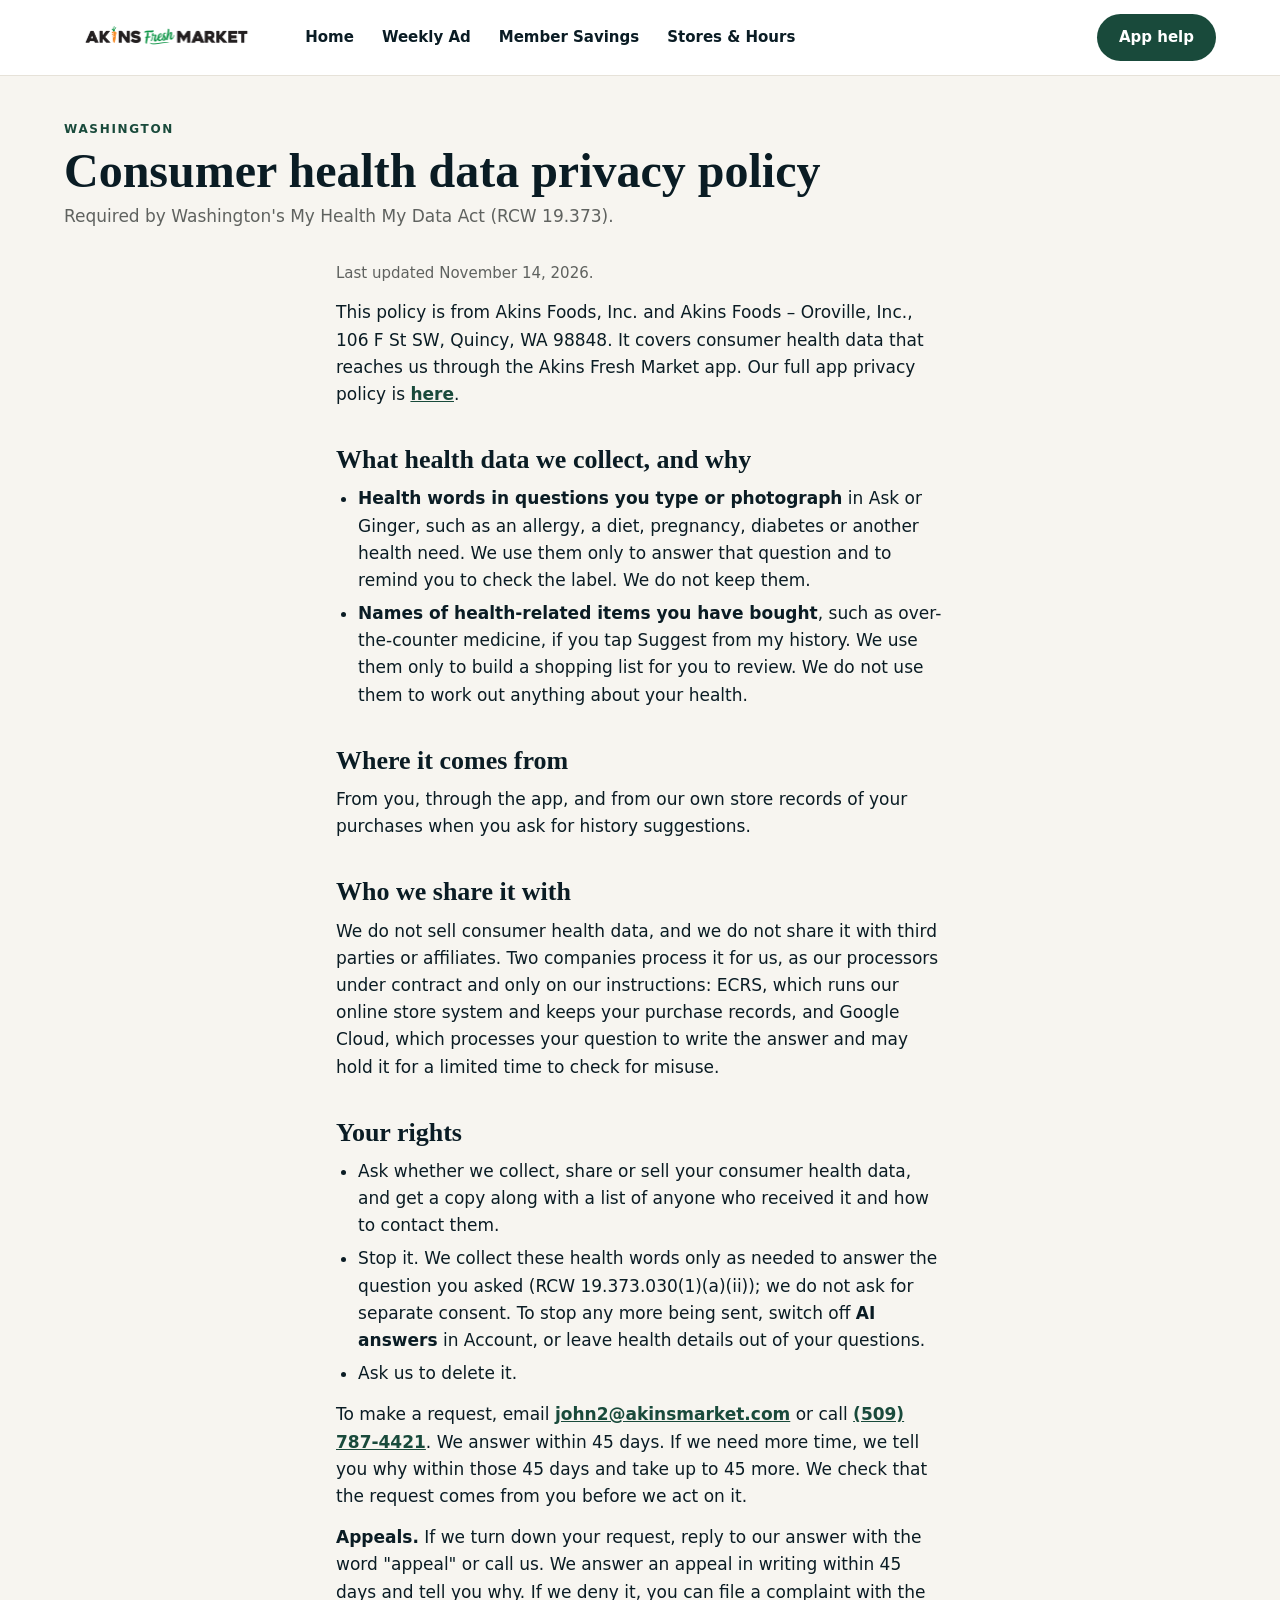
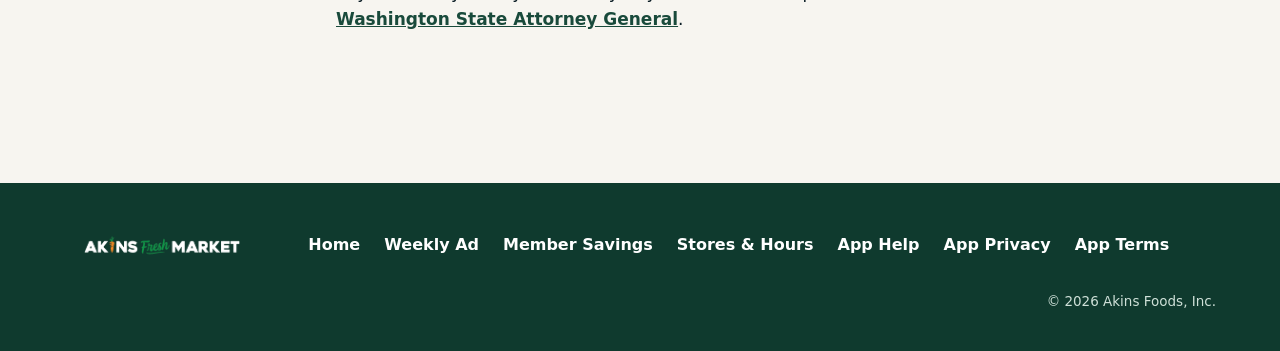
<file: app-health-data.html>
<!DOCTYPE html>
<html lang="en">
<head>
  <meta charset="UTF-8">
  <meta name="viewport" content="width=device-width, initial-scale=1.0">
  <title>Consumer Health Data Privacy Policy &mdash; Akins Fresh Market</title>
  <meta name="description" content="Washington consumer health data privacy policy for the Akins Fresh Market app.">
  <meta name="theme-color" content="#194a3b">
  <meta http-equiv="Content-Security-Policy" content="default-src 'self'; script-src 'self'; style-src 'self' 'unsafe-inline' https://fonts.googleapis.com; font-src https://fonts.gstatic.com; img-src 'self' data:;">
  <link rel="icon" href="/favicon.ico" sizes="48x48">
  <link rel="icon" href="/favicon.svg" type="image/svg+xml">
  <link rel="apple-touch-icon" href="/apple-touch-icon.png">
  <link rel="preconnect" href="https://fonts.googleapis.com">
  <link rel="preconnect" href="https://fonts.gstatic.com" crossorigin>
  <link href="https://fonts.googleapis.com/css2?family=Figtree:wght@400;500;600;700;800&family=Fraunces:opsz,wght@9..144,500;9..144,600&display=swap" rel="stylesheet">
  <link rel="stylesheet" href="styles.css">
  <link rel="canonical" href="https://www.akinsmarket.com/app-health-data">
</head>
<body>

  <nav class="nav" id="nav">
    <div class="nav-inner">
      <a href="index.html" class="nav-logo"><img src="assets/akins-logo-color.png" alt="Akins Fresh Market"></a>
      <ul class="nav-links" id="navLinks">
        <li><a href="index.html">Home</a></li>
        <li><a href="weekly-ad.html">Weekly Ad</a></li>
        <li><a href="member-savings.html">Member Savings</a></li>
        <li><a href="locations.html">Stores &amp; Hours</a></li>
      </ul>
      <span class="sp"></span>
      <a href="app-support.html" class="btn main nav-cta">App help</a>
      <button class="mobile-toggle" id="mobileToggle" aria-label="Menu"><span></span><span></span><span></span></button>
    </div>
  </nav>

  <div class="page-header">
    <div class="eyebrow">Washington</div>
    <h1>Consumer health data privacy policy</h1>
    <p>Required by Washington's My Health My Data Act (RCW 19.373).</p>
  </div>

  <section class="section">
    <div class="legal">
      <p class="dated">Last updated November 14, 2026.</p>

      <p>This policy is from Akins Foods, Inc. and Akins Foods &ndash; Oroville, Inc., 106 F St SW, Quincy, WA 98848. It covers consumer health data that reaches us through the Akins Fresh Market app. Our full app privacy policy is <a href="app-privacy.html">here</a>.</p>

      <h2>What health data we collect, and why</h2>
      <ul>
        <li><b>Health words in questions you type or photograph</b> in Ask or Ginger, such as an allergy, a diet, pregnancy, diabetes or another health need. We use them only to answer that question and to remind you to check the label. We do not keep them.</li>
        <li><b>Names of health-related items you have bought</b>, such as over-the-counter medicine, if you tap Suggest from my history. We use them only to build a shopping list for you to review. We do not use them to work out anything about your health.</li>
      </ul>

      <h2>Where it comes from</h2>
      <p>From you, through the app, and from our own store records of your purchases when you ask for history suggestions.</p>

      <h2>Who we share it with</h2>
      <p>We do not sell consumer health data, and we do not share it with third parties or affiliates. Two companies process it for us, as our processors under contract and only on our instructions: ECRS, which runs our online store system and keeps your purchase records, and Google Cloud, which processes your question to write the answer and may hold it for a limited time to check for misuse.</p>

      <h2>Your rights</h2>
      <ul>
        <li>Ask whether we collect, share or sell your consumer health data, and get a copy along with a list of anyone who received it and how to contact them.</li>
        <li>Stop it. We collect these health words only as needed to answer the question you asked (RCW 19.373.030(1)(a)(ii)); we do not ask for separate consent. To stop any more being sent, switch off <b>AI answers</b> in Account, or leave health details out of your questions.</li>
        <li>Ask us to delete it.</li>
      </ul>
      <p>To make a request, email <a href="mailto:john2@akinsmarket.com">john2@akinsmarket.com</a> or call <a href="tel:+15097874421">(509) 787-4421</a>. We answer within 45 days. If we need more time, we tell you why within those 45 days and take up to 45 more. We check that the request comes from you before we act on it.</p>
      <p><b>Appeals.</b> If we turn down your request, reply to our answer with the word "appeal" or call us. We answer an appeal in writing within 45 days and tell you why. If we deny it, you can file a complaint with the <a href="https://www.atg.wa.gov/file-complaint" rel="noopener">Washington State Attorney General</a>.</p>
    </div>
  </section>

  <footer class="footer">
    <div class="footer-inner">
      <div class="footer-logo"><img src="assets/akins-logo-white.png" alt="Akins Fresh Market"></div>
      <ul class="footer-links">
        <li><a href="index.html">Home</a></li>
        <li><a href="weekly-ad.html">Weekly Ad</a></li>
        <li><a href="member-savings.html">Member Savings</a></li>
        <li><a href="locations.html">Stores &amp; Hours</a></li>
        <li><a href="app-support.html">App Help</a></li>
        <li><a href="app-privacy.html">App Privacy</a></li>
        <li><a href="app-terms.html">App Terms</a></li>
      </ul>
      <div class="footer-text">&copy; 2026 Akins Foods, Inc.</div>
    </div>
  </footer>

  <script src="site.js"></script>
</body>
</html>
</file>
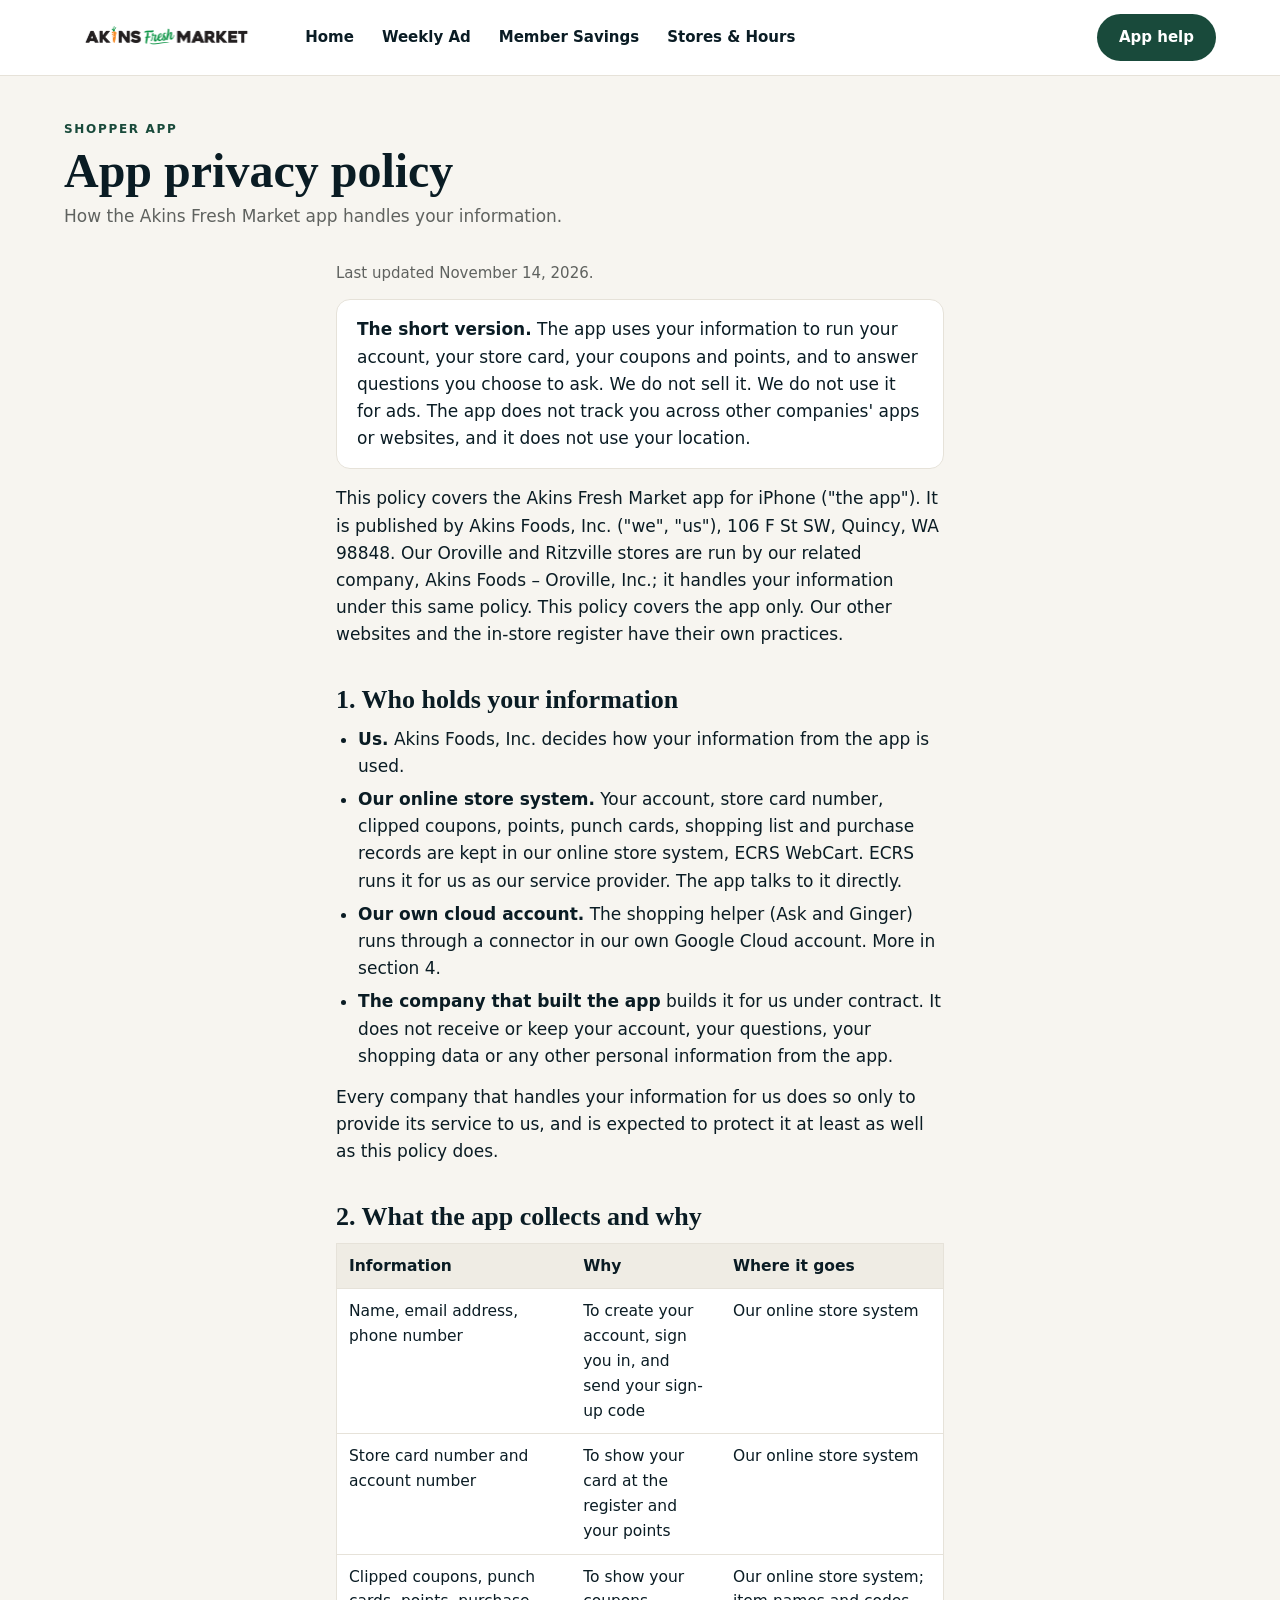
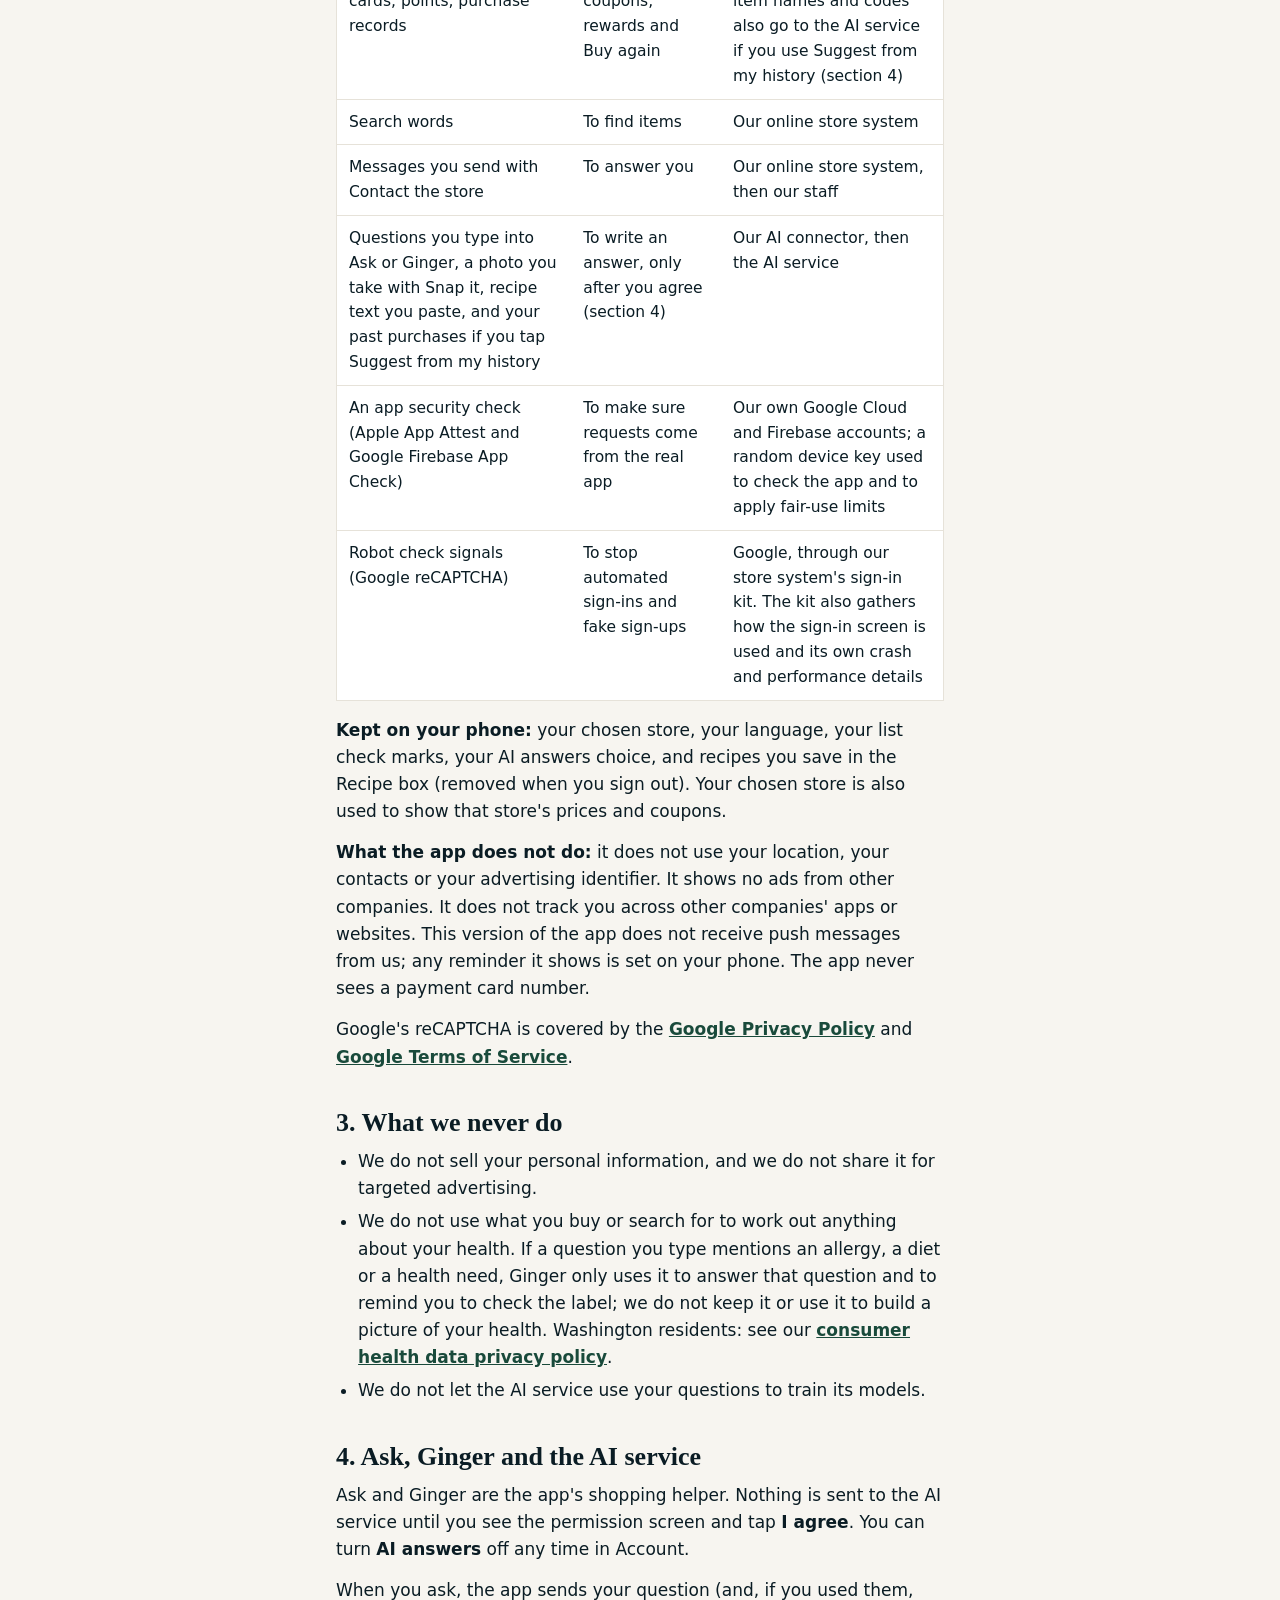
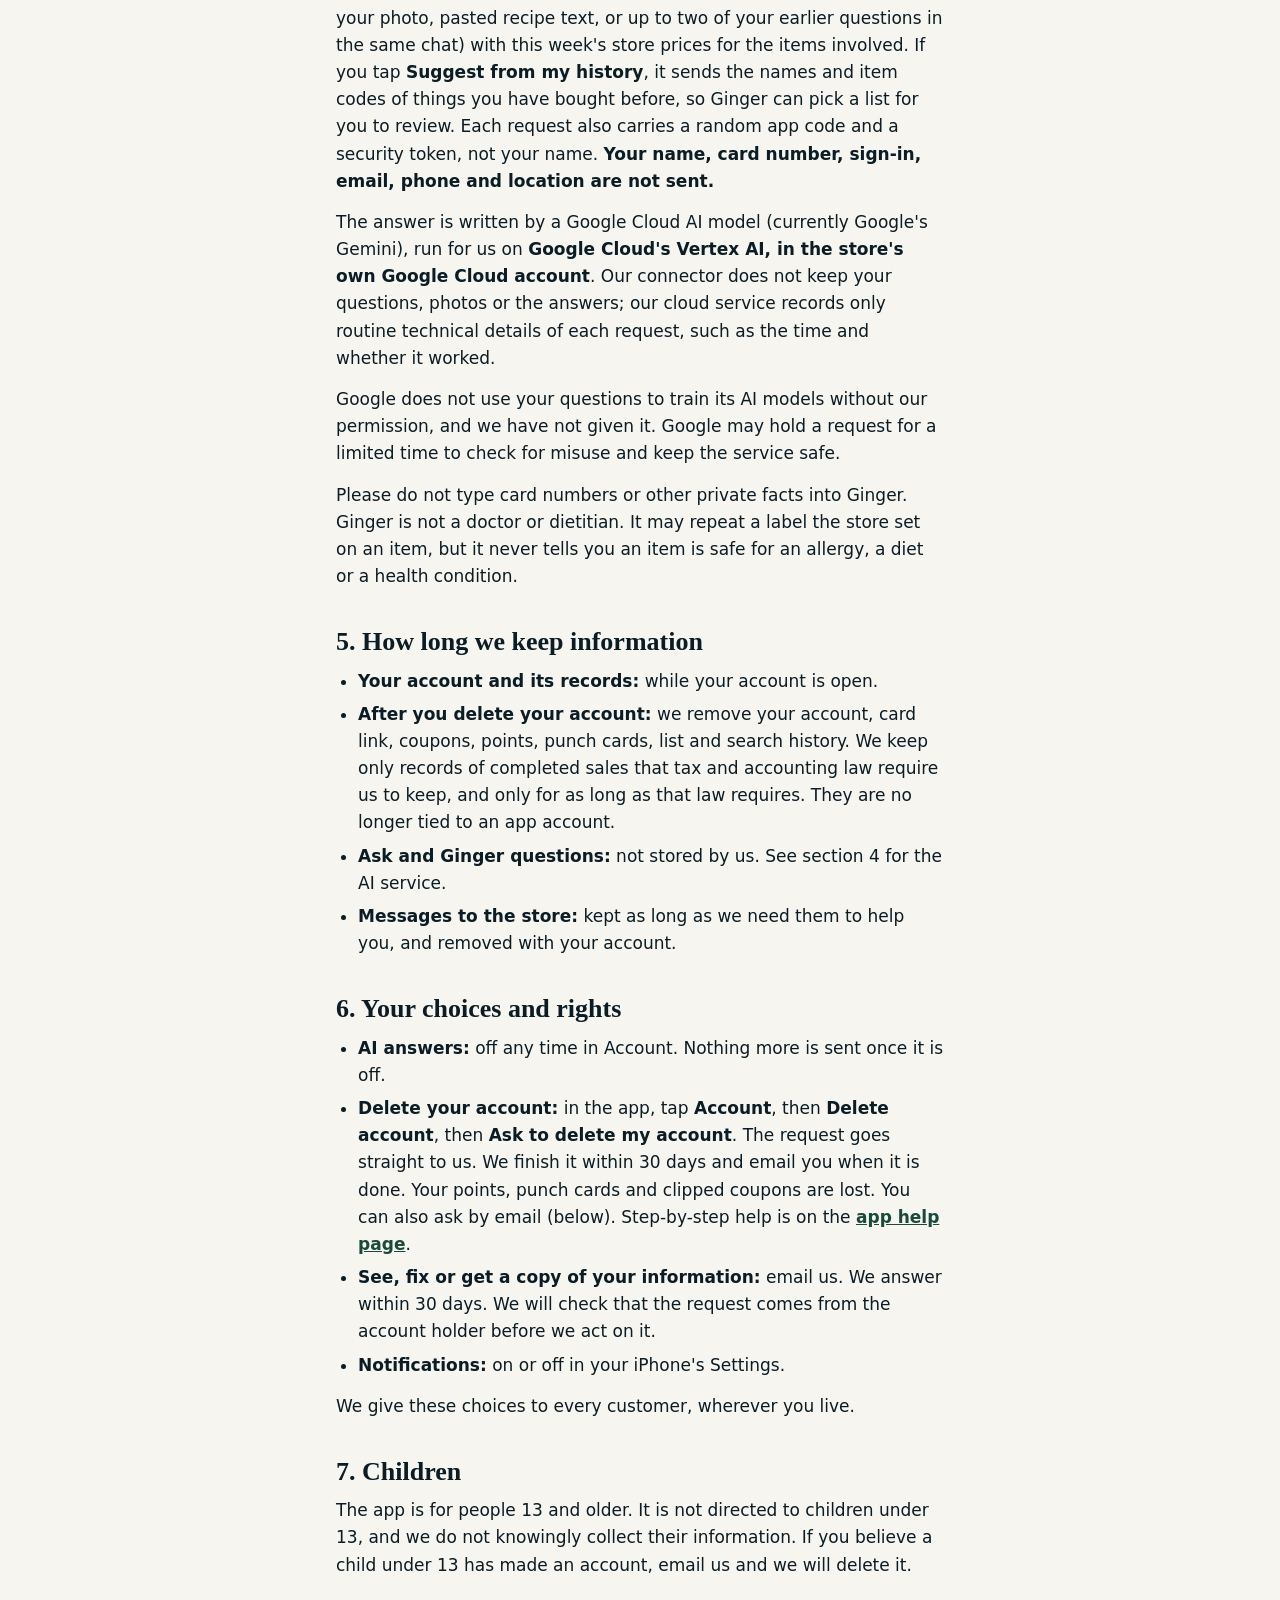
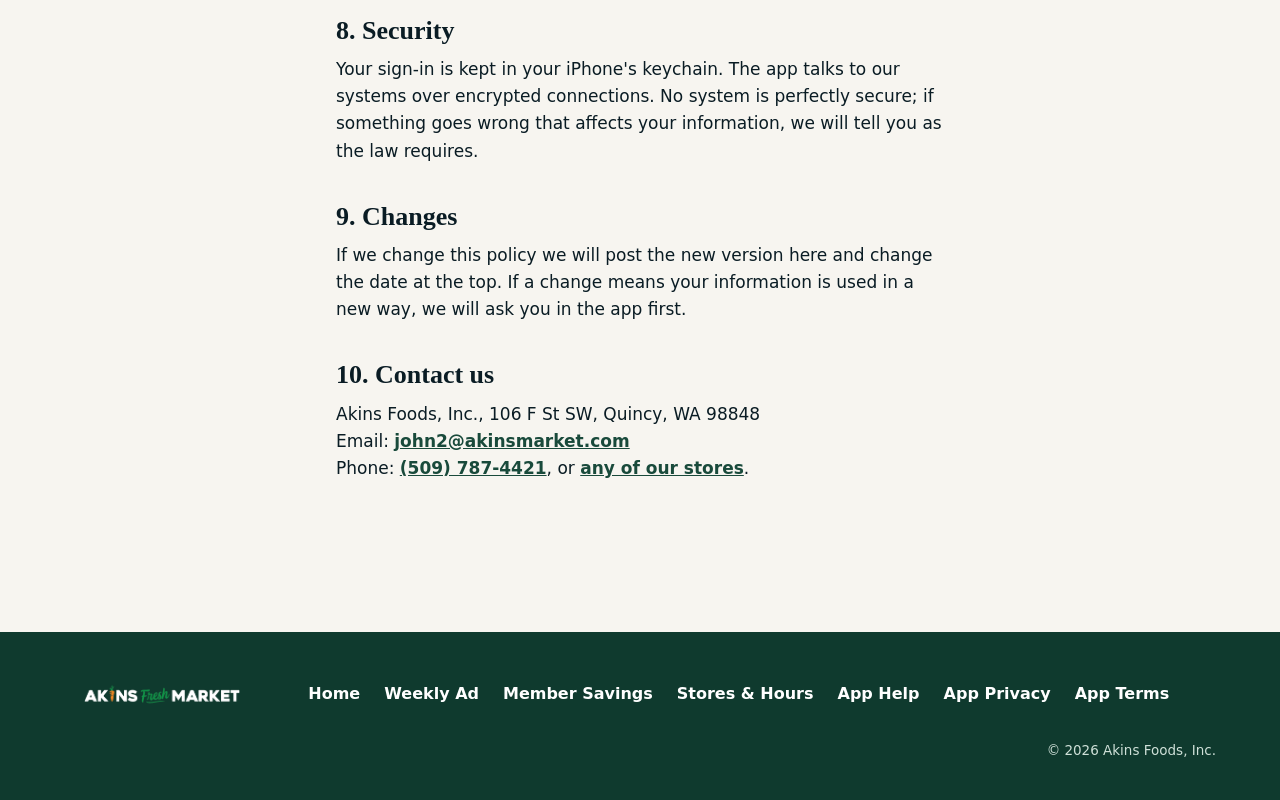
<file: app-privacy.html>
<!DOCTYPE html>
<html lang="en">
<head>
  <meta charset="UTF-8">
  <meta name="viewport" content="width=device-width, initial-scale=1.0">
  <title>App Privacy Policy &mdash; Akins Fresh Market</title>
  <meta name="description" content="How the Akins Fresh Market shopper app handles your information: what it collects, where it goes, the AI helper, and how to delete your account.">
  <meta name="theme-color" content="#194a3b">
  <meta http-equiv="Content-Security-Policy" content="default-src 'self'; script-src 'self'; style-src 'self' 'unsafe-inline' https://fonts.googleapis.com; font-src https://fonts.gstatic.com; img-src 'self' data:;">
  <link rel="icon" href="/favicon.ico" sizes="48x48">
  <link rel="icon" href="/favicon.svg" type="image/svg+xml">
  <link rel="apple-touch-icon" href="/apple-touch-icon.png">
  <link rel="preconnect" href="https://fonts.googleapis.com">
  <link rel="preconnect" href="https://fonts.gstatic.com" crossorigin>
  <link href="https://fonts.googleapis.com/css2?family=Figtree:wght@400;500;600;700;800&family=Fraunces:opsz,wght@9..144,500;9..144,600&display=swap" rel="stylesheet">
  <link rel="stylesheet" href="styles.css">
  <link rel="canonical" href="https://www.akinsmarket.com/app-privacy">
</head>
<body>

  <nav class="nav" id="nav">
    <div class="nav-inner">
      <a href="index.html" class="nav-logo"><img src="assets/akins-logo-color.png" alt="Akins Fresh Market"></a>
      <ul class="nav-links" id="navLinks">
        <li><a href="index.html">Home</a></li>
        <li><a href="weekly-ad.html">Weekly Ad</a></li>
        <li><a href="member-savings.html">Member Savings</a></li>
        <li><a href="locations.html">Stores &amp; Hours</a></li>
      </ul>
      <span class="sp"></span>
      <a href="app-support.html" class="btn main nav-cta">App help</a>
      <button class="mobile-toggle" id="mobileToggle" aria-label="Menu"><span></span><span></span><span></span></button>
    </div>
  </nav>

  <div class="page-header">
    <div class="eyebrow">Shopper app</div>
    <h1>App privacy policy</h1>
    <p>How the Akins Fresh Market app handles your information.</p>
  </div>

  <section class="section">
    <div class="legal">
      <p class="dated">Last updated November 14, 2026.</p>

      <div class="box">
        <p><b>The short version.</b> The app uses your information to run your account, your store card, your coupons and points, and to answer questions you choose to ask. We do not sell it. We do not use it for ads. The app does not track you across other companies' apps or websites, and it does not use your location.</p>
      </div>

      <p>This policy covers the Akins Fresh Market app for iPhone ("the app"). It is published by Akins Foods, Inc. ("we", "us"), 106 F St SW, Quincy, WA 98848. Our Oroville and Ritzville stores are run by our related company, Akins Foods &ndash; Oroville, Inc.; it handles your information under this same policy. This policy covers the app only. Our other websites and the in-store register have their own practices.</p>

      <h2>1. Who holds your information</h2>
      <ul>
        <li><b>Us.</b> Akins Foods, Inc. decides how your information from the app is used.</li>
        <li><b>Our online store system.</b> Your account, store card number, clipped coupons, points, punch cards, shopping list and purchase records are kept in our online store system, ECRS WebCart. ECRS runs it for us as our service provider. The app talks to it directly.</li>
        <li><b>Our own cloud account.</b> The shopping helper (Ask and Ginger) runs through a connector in our own Google Cloud account. More in section 4.</li>
        <li><b>The company that built the app</b> builds it for us under contract. It does not receive or keep your account, your questions, your shopping data or any other personal information from the app.</li>
      </ul>
      <p>Every company that handles your information for us does so only to provide its service to us, and is expected to protect it at least as well as this policy does.</p>

      <h2>2. What the app collects and why</h2>
      <table>
        <thead><tr><th>Information</th><th>Why</th><th>Where it goes</th></tr></thead>
        <tbody>
          <tr><td>Name, email address, phone number</td><td>To create your account, sign you in, and send your sign-up code</td><td>Our online store system</td></tr>
          <tr><td>Store card number and account number</td><td>To show your card at the register and your points</td><td>Our online store system</td></tr>
          <tr><td>Clipped coupons, punch cards, points, purchase records</td><td>To show your coupons, rewards and Buy again</td><td>Our online store system; item names and codes also go to the AI service if you use Suggest from my history (section 4)</td></tr>
          <tr><td>Search words</td><td>To find items</td><td>Our online store system</td></tr>
          <tr><td>Messages you send with Contact the store</td><td>To answer you</td><td>Our online store system, then our staff</td></tr>
          <tr><td>Questions you type into Ask or Ginger, a photo you take with Snap it, recipe text you paste, and your past purchases if you tap Suggest from my history</td><td>To write an answer, only after you agree (section 4)</td><td>Our AI connector, then the AI service</td></tr>
          <tr><td>An app security check (Apple App Attest and Google Firebase App Check)</td><td>To make sure requests come from the real app</td><td>Our own Google Cloud and Firebase accounts; a random device key used to check the app and to apply fair-use limits</td></tr>
          <tr><td>Robot check signals (Google reCAPTCHA)</td><td>To stop automated sign-ins and fake sign-ups</td><td>Google, through our store system's sign-in kit. The kit also gathers how the sign-in screen is used and its own crash and performance details</td></tr>
        </tbody>
      </table>
      <p><b>Kept on your phone:</b> your chosen store, your language, your list check marks, your AI answers choice, and recipes you save in the Recipe box (removed when you sign out). Your chosen store is also used to show that store's prices and coupons.</p>
      <p><b>What the app does not do:</b> it does not use your location, your contacts or your advertising identifier. It shows no ads from other companies. It does not track you across other companies' apps or websites. This version of the app does not receive push messages from us; any reminder it shows is set on your phone. The app never sees a payment card number.</p>
      <p>Google's reCAPTCHA is covered by the <a href="https://policies.google.com/privacy" rel="noopener">Google Privacy Policy</a> and <a href="https://policies.google.com/terms" rel="noopener">Google Terms of Service</a>.</p>

      <h2>3. What we never do</h2>
      <ul>
        <li>We do not sell your personal information, and we do not share it for targeted advertising.</li>
        <li>We do not use what you buy or search for to work out anything about your health. If a question you type mentions an allergy, a diet or a health need, Ginger only uses it to answer that question and to remind you to check the label; we do not keep it or use it to build a picture of your health. Washington residents: see our <a href="app-health-data.html">consumer health data privacy policy</a>.</li>
        <li>We do not let the AI service use your questions to train its models.</li>
      </ul>

      <h2>4. Ask, Ginger and the AI service</h2>
      <p>Ask and Ginger are the app's shopping helper. Nothing is sent to the AI service until you see the permission screen and tap <b>I agree</b>. You can turn <b>AI answers</b> off any time in Account.</p>
      <p>When you ask, the app sends your question (and, if you used them, your photo, pasted recipe text, or up to two of your earlier questions in the same chat) with this week's store prices for the items involved. If you tap <b>Suggest from my history</b>, it sends the names and item codes of things you have bought before, so Ginger can pick a list for you to review. Each request also carries a random app code and a security token, not your name. <b>Your name, card number, sign-in, email, phone and location are not sent.</b></p>
      <p>The answer is written by a Google Cloud AI model (currently Google's Gemini), run for us on <b>Google Cloud's Vertex AI, in the store's own Google Cloud account</b>. Our connector does not keep your questions, photos or the answers; our cloud service records only routine technical details of each request, such as the time and whether it worked.</p>
      <p>Google does not use your questions to train its AI models without our permission, and we have not given it. Google may hold a request for a limited time to check for misuse and keep the service safe.</p>
      <p>Please do not type card numbers or other private facts into Ginger. Ginger is not a doctor or dietitian. It may repeat a label the store set on an item, but it never tells you an item is safe for an allergy, a diet or a health condition.</p>

      <h2>5. How long we keep information</h2>
      <ul>
        <li><b>Your account and its records:</b> while your account is open.</li>
        <li><b>After you delete your account:</b> we remove your account, card link, coupons, points, punch cards, list and search history. We keep only records of completed sales that tax and accounting law require us to keep, and only for as long as that law requires. They are no longer tied to an app account.</li>
        <li><b>Ask and Ginger questions:</b> not stored by us. See section 4 for the AI service.</li>
        <li><b>Messages to the store:</b> kept as long as we need them to help you, and removed with your account.</li>
      </ul>

      <h2>6. Your choices and rights</h2>
      <ul>
        <li><b>AI answers:</b> off any time in Account. Nothing more is sent once it is off.</li>
        <li><b>Delete your account:</b> in the app, tap <b>Account</b>, then <b>Delete account</b>, then <b>Ask to delete my account</b>. The request goes straight to us. We finish it within 30 days and email you when it is done. Your points, punch cards and clipped coupons are lost. You can also ask by email (below). Step-by-step help is on the <a href="app-support.html">app help page</a>.</li>
        <li><b>See, fix or get a copy of your information:</b> email us. We answer within 30 days. We will check that the request comes from the account holder before we act on it.</li>
        <li><b>Notifications:</b> on or off in your iPhone's Settings.</li>
      </ul>
      <p>We give these choices to every customer, wherever you live.</p>

      <h2>7. Children</h2>
      <p>The app is for people 13 and older. It is not directed to children under 13, and we do not knowingly collect their information. If you believe a child under 13 has made an account, email us and we will delete it.</p>

      <h2>8. Security</h2>
      <p>Your sign-in is kept in your iPhone's keychain. The app talks to our systems over encrypted connections. No system is perfectly secure; if something goes wrong that affects your information, we will tell you as the law requires.</p>

      <h2>9. Changes</h2>
      <p>If we change this policy we will post the new version here and change the date at the top. If a change means your information is used in a new way, we will ask you in the app first.</p>

      <h2>10. Contact us</h2>
      <p>Akins Foods, Inc., 106 F St SW, Quincy, WA 98848<br>
         Email: <a href="mailto:john2@akinsmarket.com">john2@akinsmarket.com</a><br>
         Phone: <a href="tel:+15097874421">(509) 787-4421</a>, or <a href="locations.html">any of our stores</a>.</p>
    </div>
  </section>


  <footer class="footer">
    <div class="footer-inner">
      <div class="footer-logo"><img src="assets/akins-logo-white.png" alt="Akins Fresh Market"></div>
      <ul class="footer-links">
        <li><a href="index.html">Home</a></li>
        <li><a href="weekly-ad.html">Weekly Ad</a></li>
        <li><a href="member-savings.html">Member Savings</a></li>
        <li><a href="locations.html">Stores &amp; Hours</a></li>
        <li><a href="app-support.html">App Help</a></li>
        <li><a href="app-privacy.html">App Privacy</a></li>
        <li><a href="app-terms.html">App Terms</a></li>
      </ul>
      <div class="footer-text">&copy; 2026 Akins Foods, Inc.</div>
    </div>
  </footer>

  <script src="site.js"></script>
</body>
</html>
</file>
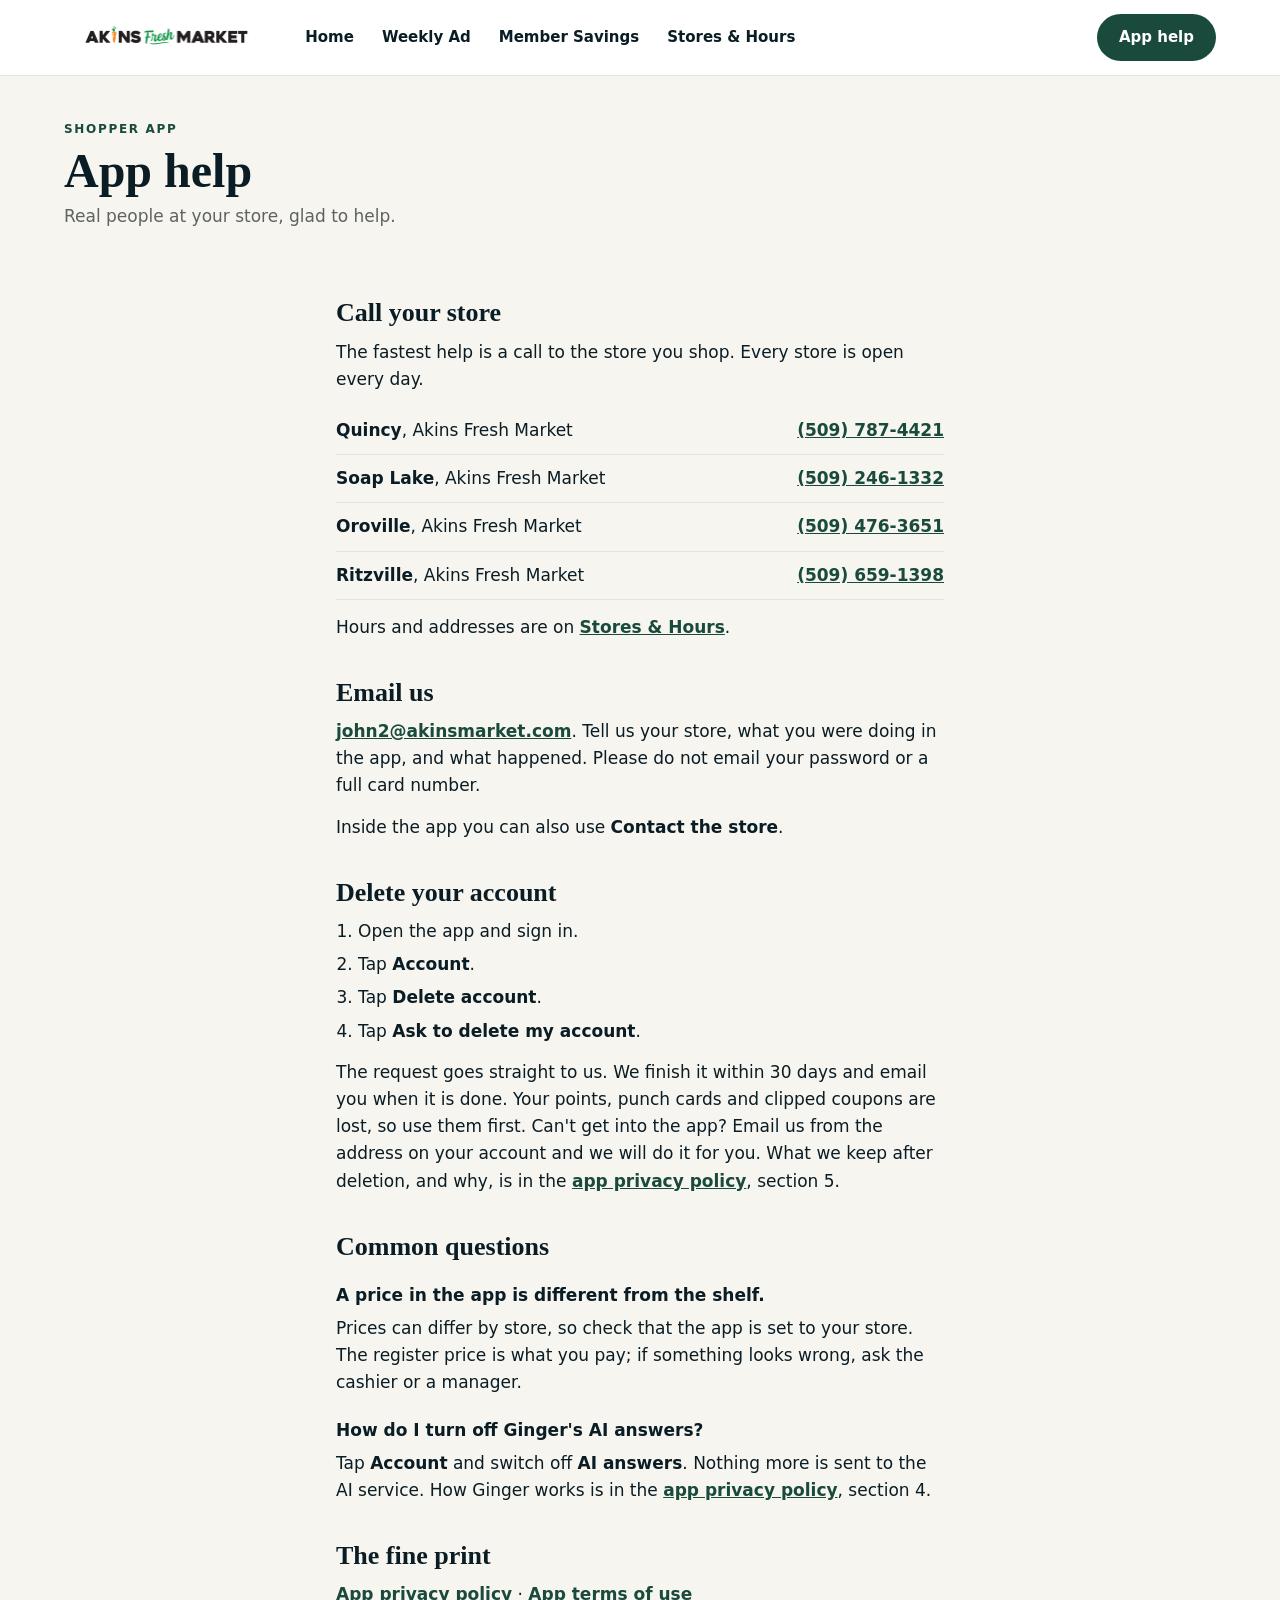
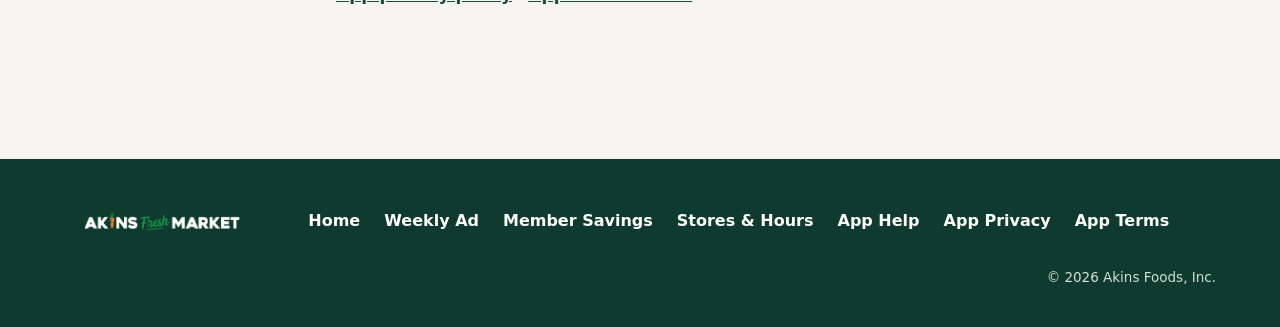
<file: app-support.html>
<!DOCTYPE html>
<html lang="en">
<head>
  <meta charset="UTF-8">
  <meta name="viewport" content="width=device-width, initial-scale=1.0">
  <title>App Help &amp; Support &mdash; Akins Fresh Market</title>
  <meta name="description" content="Get help with the Akins Fresh Market shopper app: call your store, email us, or delete your account.">
  <meta name="theme-color" content="#194a3b">
  <meta http-equiv="Content-Security-Policy" content="default-src 'self'; script-src 'self'; style-src 'self' 'unsafe-inline' https://fonts.googleapis.com; font-src https://fonts.gstatic.com; img-src 'self' data:;">
  <link rel="icon" href="/favicon.ico" sizes="48x48">
  <link rel="icon" href="/favicon.svg" type="image/svg+xml">
  <link rel="apple-touch-icon" href="/apple-touch-icon.png">
  <link rel="preconnect" href="https://fonts.googleapis.com">
  <link rel="preconnect" href="https://fonts.gstatic.com" crossorigin>
  <link href="https://fonts.googleapis.com/css2?family=Figtree:wght@400;500;600;700;800&family=Fraunces:opsz,wght@9..144,500;9..144,600&display=swap" rel="stylesheet">
  <link rel="stylesheet" href="styles.css">
  <link rel="canonical" href="https://www.akinsmarket.com/app-support">
</head>
<body>

  <nav class="nav" id="nav">
    <div class="nav-inner">
      <a href="index.html" class="nav-logo"><img src="assets/akins-logo-color.png" alt="Akins Fresh Market"></a>
      <ul class="nav-links" id="navLinks">
        <li><a href="index.html">Home</a></li>
        <li><a href="weekly-ad.html">Weekly Ad</a></li>
        <li><a href="member-savings.html">Member Savings</a></li>
        <li><a href="locations.html">Stores &amp; Hours</a></li>
      </ul>
      <span class="sp"></span>
      <a href="app-support.html" class="btn main nav-cta">App help</a>
      <button class="mobile-toggle" id="mobileToggle" aria-label="Menu"><span></span><span></span><span></span></button>
    </div>
  </nav>

  <div class="page-header">
    <div class="eyebrow">Shopper app</div>
    <h1>App help</h1>
    <p>Real people at your store, glad to help.</p>
  </div>

  <section class="section">
    <div class="legal">

      <h2>Call your store</h2>
      <p>The fastest help is a call to the store you shop. Every store is open every day.</p>
      <ul class="phones">
        <li><span><b>Quincy</b>, Akins Fresh Market</span><a href="tel:+15097874421">(509) 787-4421</a></li>
        <li><span><b>Soap Lake</b>, Akins Fresh Market</span><a href="tel:+15092461332">(509) 246-1332</a></li>
        <li><span><b>Oroville</b>, Akins Fresh Market</span><a href="tel:+15094763651">(509) 476-3651</a></li>
        <li><span><b>Ritzville</b>, Akins Fresh Market</span><a href="tel:+15096591398">(509) 659-1398</a></li>
      </ul>
      <p>Hours and addresses are on <a href="locations.html">Stores &amp; Hours</a>.</p>

      <h2>Email us</h2>
      <p><a href="mailto:john2@akinsmarket.com">john2@akinsmarket.com</a>. Tell us your store, what you were doing in the app, and what happened. Please do not email your password or a full card number.</p>
      <p>Inside the app you can also use <b>Contact the store</b>.</p>

      <h2>Delete your account</h2>
      <ol>
        <li>Open the app and sign in.</li>
        <li>Tap <b>Account</b>.</li>
        <li>Tap <b>Delete account</b>.</li>
        <li>Tap <b>Ask to delete my account</b>.</li>
      </ol>
      <p>The request goes straight to us. We finish it within 30 days and email you when it is done. Your points, punch cards and clipped coupons are lost, so use them first. Can't get into the app? Email us from the address on your account and we will do it for you. What we keep after deletion, and why, is in the <a href="app-privacy.html">app privacy policy</a>, section 5.</p>

      <h2>Common questions</h2>
      <h3>A price in the app is different from the shelf.</h3>
      <p>Prices can differ by store, so check that the app is set to your store. The register price is what you pay; if something looks wrong, ask the cashier or a manager.</p>
      <h3>How do I turn off Ginger's AI answers?</h3>
      <p>Tap <b>Account</b> and switch off <b>AI answers</b>. Nothing more is sent to the AI service. How Ginger works is in the <a href="app-privacy.html">app privacy policy</a>, section 4.</p>

      <h2>The fine print</h2>
      <p><a href="app-privacy.html">App privacy policy</a> &middot; <a href="app-terms.html">App terms of use</a></p>
    </div>
  </section>


  <footer class="footer">
    <div class="footer-inner">
      <div class="footer-logo"><img src="assets/akins-logo-white.png" alt="Akins Fresh Market"></div>
      <ul class="footer-links">
        <li><a href="index.html">Home</a></li>
        <li><a href="weekly-ad.html">Weekly Ad</a></li>
        <li><a href="member-savings.html">Member Savings</a></li>
        <li><a href="locations.html">Stores &amp; Hours</a></li>
        <li><a href="app-support.html">App Help</a></li>
        <li><a href="app-privacy.html">App Privacy</a></li>
        <li><a href="app-terms.html">App Terms</a></li>
      </ul>
      <div class="footer-text">&copy; 2026 Akins Foods, Inc.</div>
    </div>
  </footer>

  <script src="site.js"></script>
</body>
</html>
</file>
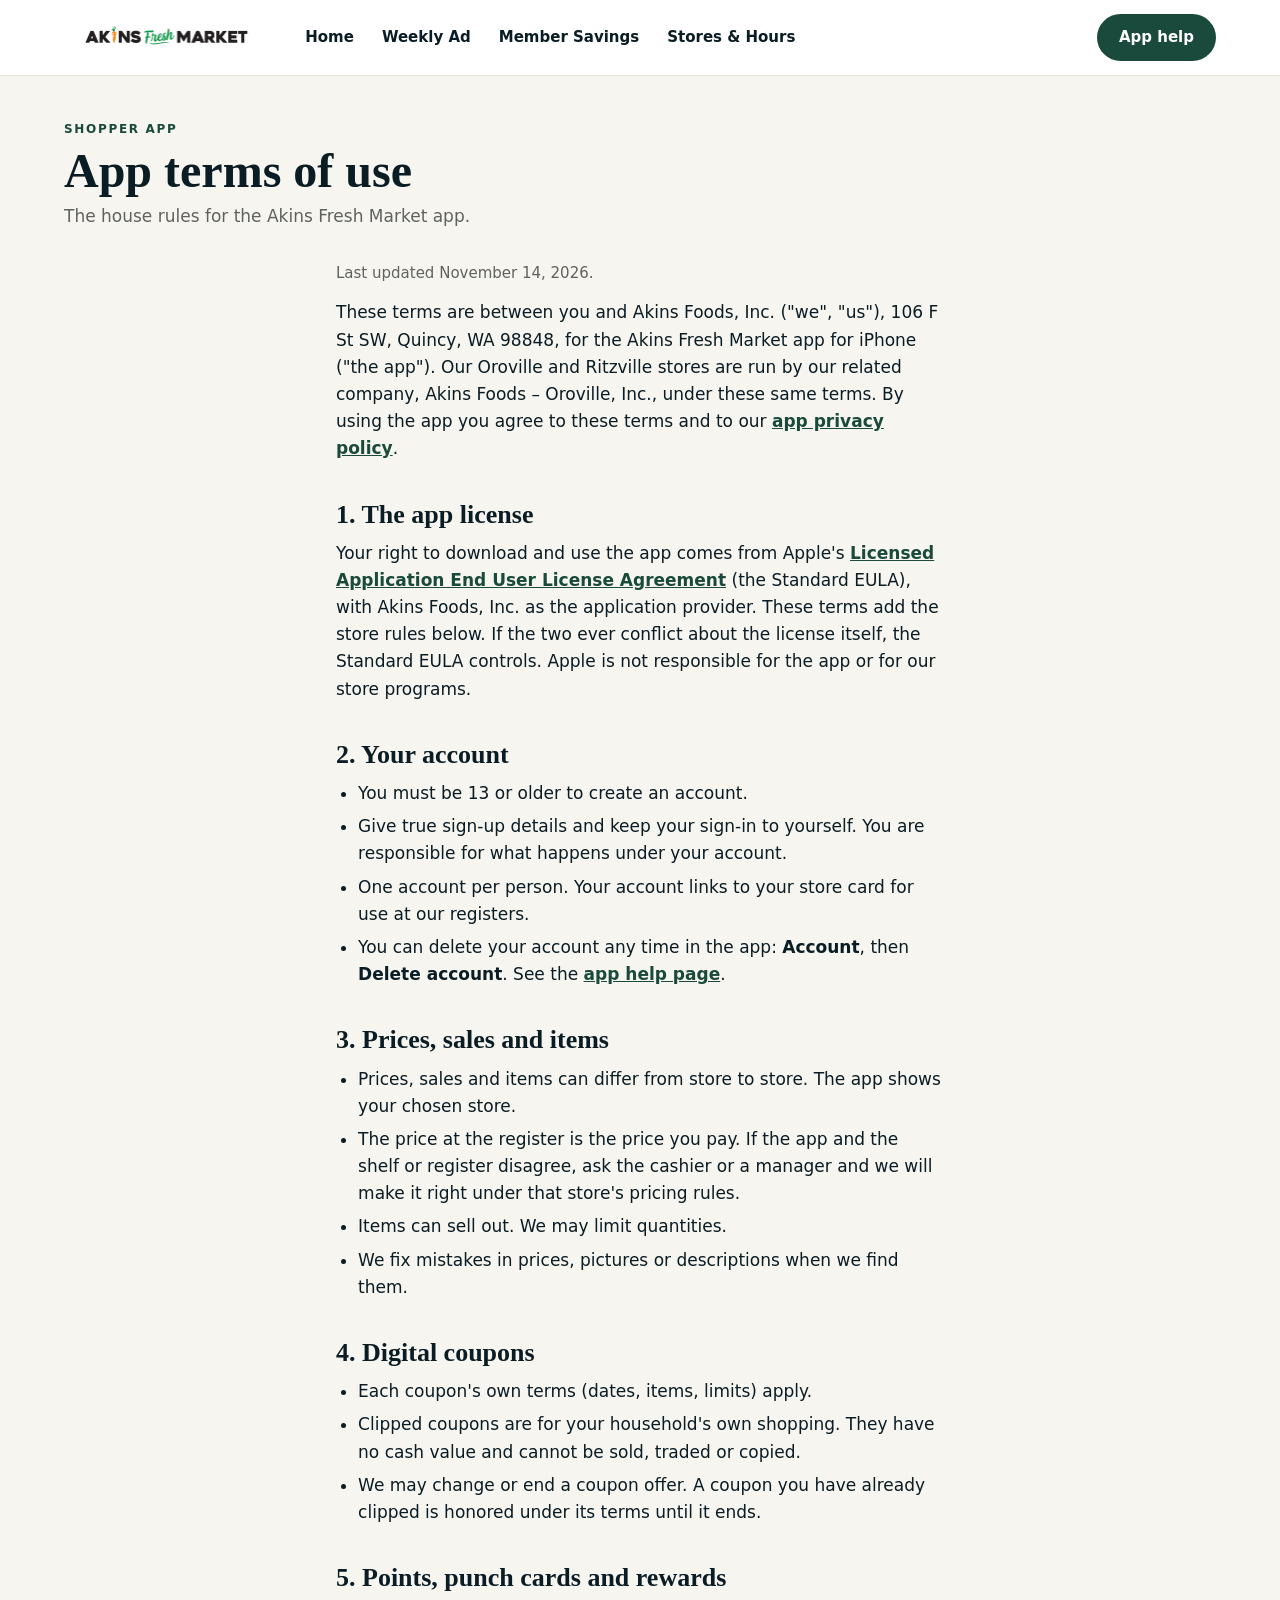
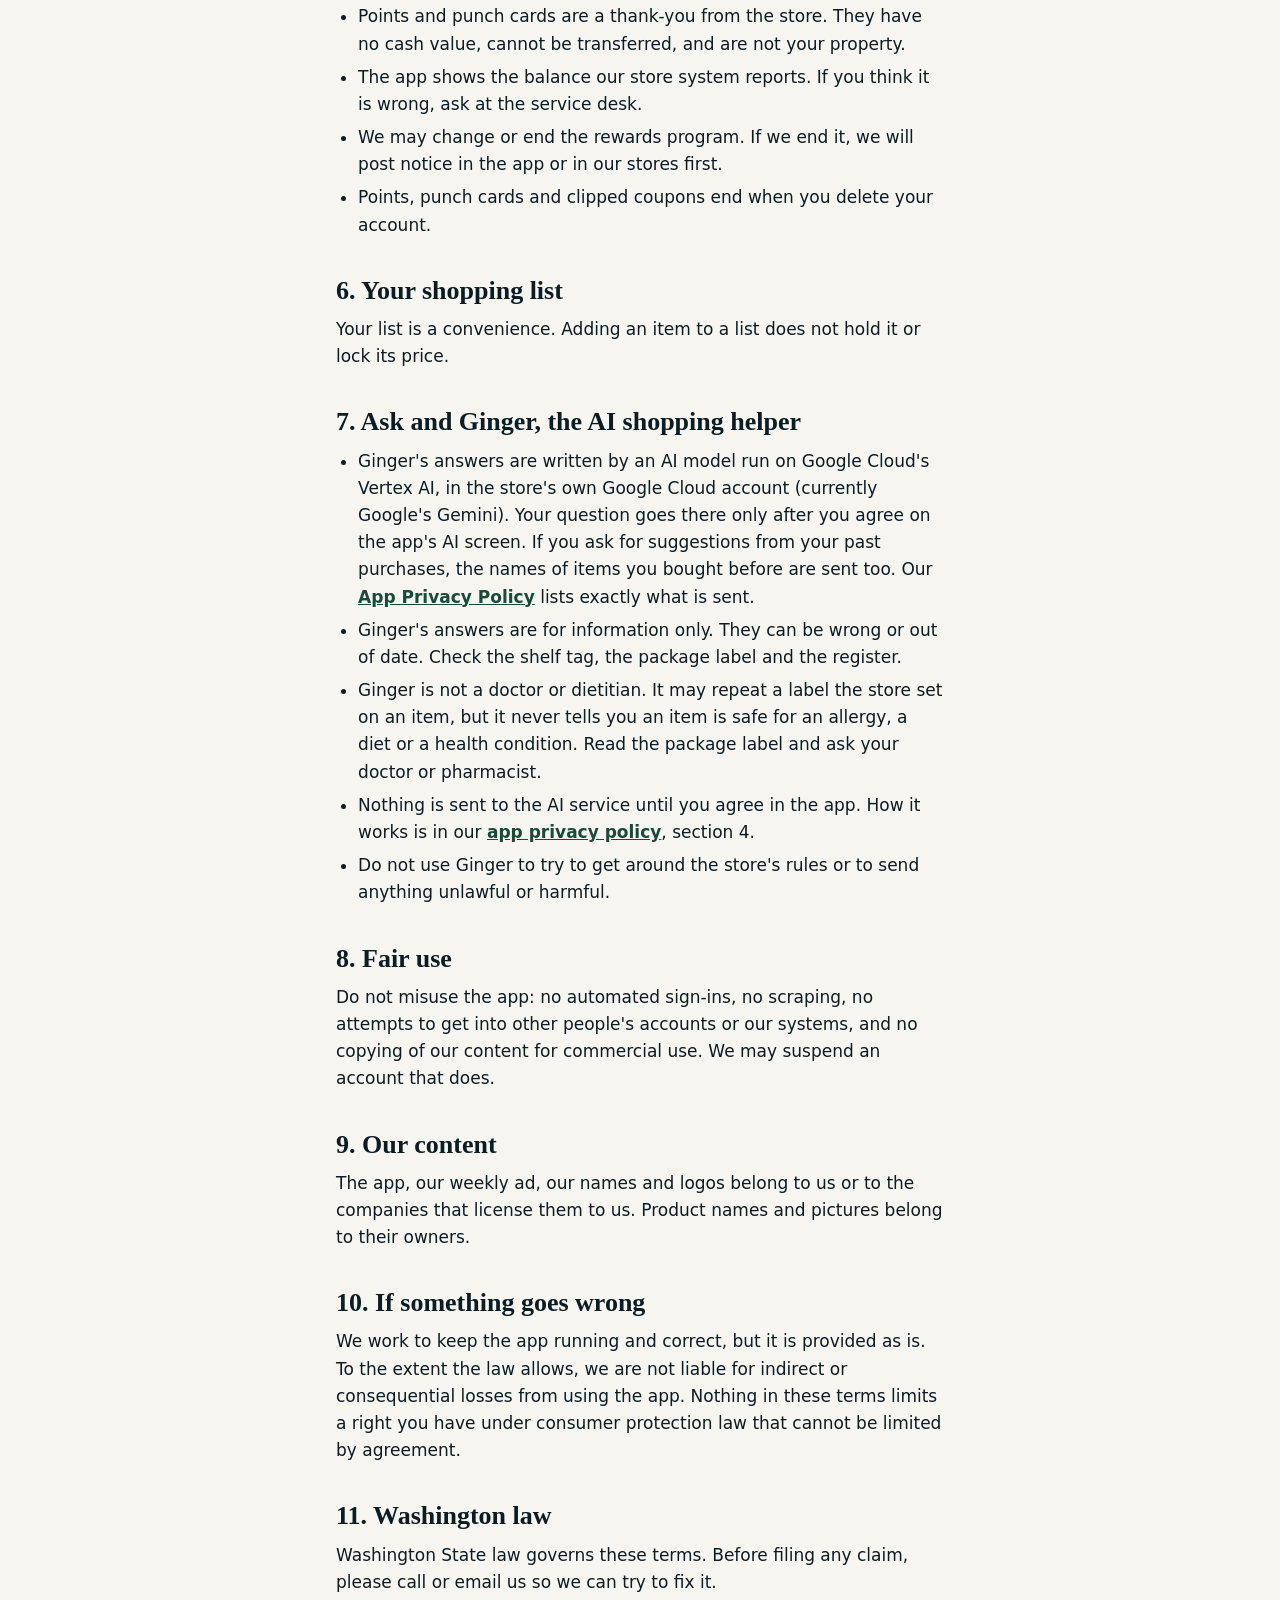
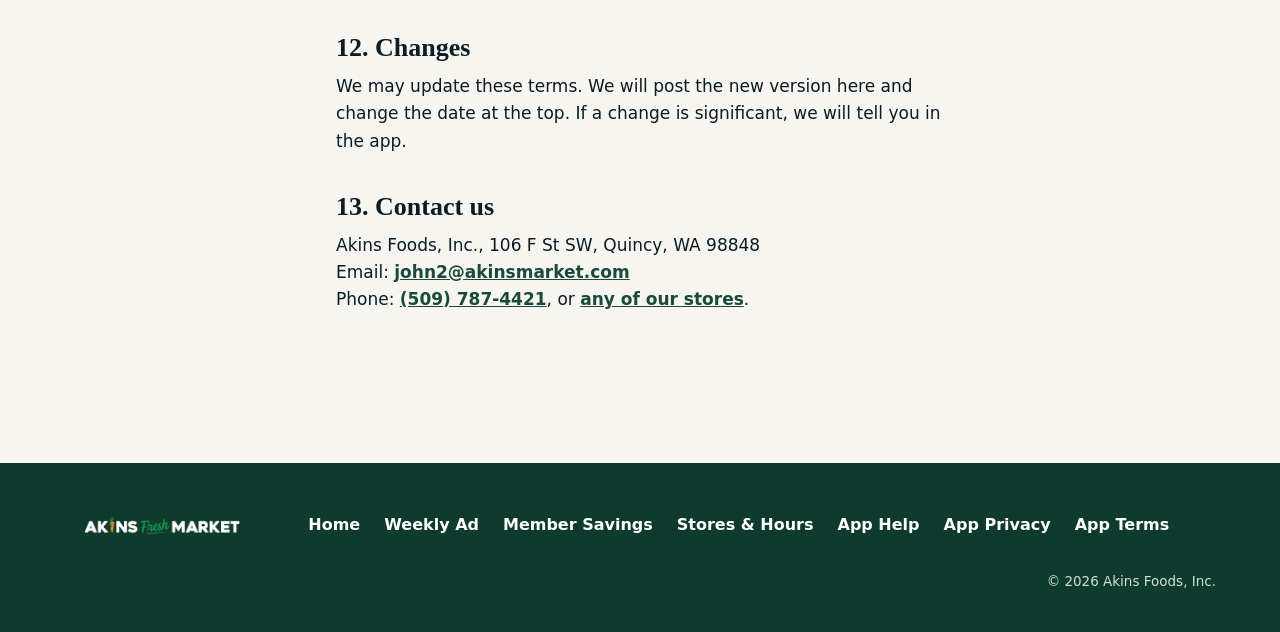
<file: app-terms.html>
<!DOCTYPE html>
<html lang="en">
<head>
  <meta charset="UTF-8">
  <meta name="viewport" content="width=device-width, initial-scale=1.0">
  <title>App Terms of Use &mdash; Akins Fresh Market</title>
  <meta name="description" content="The house rules for the Akins Fresh Market shopper app: coupons, points, prices, the Ginger helper, and your account.">
  <meta name="theme-color" content="#194a3b">
  <meta http-equiv="Content-Security-Policy" content="default-src 'self'; script-src 'self'; style-src 'self' 'unsafe-inline' https://fonts.googleapis.com; font-src https://fonts.gstatic.com; img-src 'self' data:;">
  <link rel="icon" href="/favicon.ico" sizes="48x48">
  <link rel="icon" href="/favicon.svg" type="image/svg+xml">
  <link rel="apple-touch-icon" href="/apple-touch-icon.png">
  <link rel="preconnect" href="https://fonts.googleapis.com">
  <link rel="preconnect" href="https://fonts.gstatic.com" crossorigin>
  <link href="https://fonts.googleapis.com/css2?family=Figtree:wght@400;500;600;700;800&family=Fraunces:opsz,wght@9..144,500;9..144,600&display=swap" rel="stylesheet">
  <link rel="stylesheet" href="styles.css">
  <link rel="canonical" href="https://www.akinsmarket.com/app-terms">
</head>
<body>

  <nav class="nav" id="nav">
    <div class="nav-inner">
      <a href="index.html" class="nav-logo"><img src="assets/akins-logo-color.png" alt="Akins Fresh Market"></a>
      <ul class="nav-links" id="navLinks">
        <li><a href="index.html">Home</a></li>
        <li><a href="weekly-ad.html">Weekly Ad</a></li>
        <li><a href="member-savings.html">Member Savings</a></li>
        <li><a href="locations.html">Stores &amp; Hours</a></li>
      </ul>
      <span class="sp"></span>
      <a href="app-support.html" class="btn main nav-cta">App help</a>
      <button class="mobile-toggle" id="mobileToggle" aria-label="Menu"><span></span><span></span><span></span></button>
    </div>
  </nav>

  <div class="page-header">
    <div class="eyebrow">Shopper app</div>
    <h1>App terms of use</h1>
    <p>The house rules for the Akins Fresh Market app.</p>
  </div>

  <section class="section">
    <div class="legal">
      <p class="dated">Last updated November 14, 2026.</p>

      <p>These terms are between you and Akins Foods, Inc. ("we", "us"), 106 F St SW, Quincy, WA 98848, for the Akins Fresh Market app for iPhone ("the app"). Our Oroville and Ritzville stores are run by our related company, Akins Foods &ndash; Oroville, Inc., under these same terms. By using the app you agree to these terms and to our <a href="app-privacy.html">app privacy policy</a>.</p>

      <h2>1. The app license</h2>
      <p>Your right to download and use the app comes from Apple's <a href="https://www.apple.com/legal/internet-services/itunes/dev/stdeula/" rel="noopener">Licensed Application End User License Agreement</a> (the Standard EULA), with Akins Foods, Inc. as the application provider. These terms add the store rules below. If the two ever conflict about the license itself, the Standard EULA controls. Apple is not responsible for the app or for our store programs.</p>

      <h2>2. Your account</h2>
      <ul>
        <li>You must be 13 or older to create an account.</li>
        <li>Give true sign-up details and keep your sign-in to yourself. You are responsible for what happens under your account.</li>
        <li>One account per person. Your account links to your store card for use at our registers.</li>
        <li>You can delete your account any time in the app: <b>Account</b>, then <b>Delete account</b>. See the <a href="app-support.html">app help page</a>.</li>
      </ul>

      <h2>3. Prices, sales and items</h2>
      <ul>
        <li>Prices, sales and items can differ from store to store. The app shows your chosen store.</li>
        <li>The price at the register is the price you pay. If the app and the shelf or register disagree, ask the cashier or a manager and we will make it right under that store's pricing rules.</li>
        <li>Items can sell out. We may limit quantities.</li>
        <li>We fix mistakes in prices, pictures or descriptions when we find them.</li>
      </ul>

      <h2>4. Digital coupons</h2>
      <ul>
        <li>Each coupon's own terms (dates, items, limits) apply.</li>
        <li>Clipped coupons are for your household's own shopping. They have no cash value and cannot be sold, traded or copied.</li>
        <li>We may change or end a coupon offer. A coupon you have already clipped is honored under its terms until it ends.</li>
      </ul>

      <h2>5. Points, punch cards and rewards</h2>
      <ul>
        <li>Points and punch cards are a thank-you from the store. They have no cash value, cannot be transferred, and are not your property.</li>
        <li>The app shows the balance our store system reports. If you think it is wrong, ask at the service desk.</li>
        <li>We may change or end the rewards program. If we end it, we will post notice in the app or in our stores first.</li>
        <li>Points, punch cards and clipped coupons end when you delete your account.</li>
      </ul>

      <h2>6. Your shopping list</h2>
      <p>Your list is a convenience. Adding an item to a list does not hold it or lock its price.</p>

      <h2>7. Ask and Ginger, the AI shopping helper</h2>
      <ul>
        <li>Ginger's answers are written by an AI model run on Google Cloud's Vertex AI, in the store's own Google Cloud account (currently Google's Gemini). Your question goes there only after you agree on the app's AI screen. If you ask for suggestions from your past purchases, the names of items you bought before are sent too. Our <a href="app-privacy.html">App Privacy Policy</a> lists exactly what is sent.</li>
        <li>Ginger's answers are for information only. They can be wrong or out of date. Check the shelf tag, the package label and the register.</li>
        <li>Ginger is not a doctor or dietitian. It may repeat a label the store set on an item, but it never tells you an item is safe for an allergy, a diet or a health condition. Read the package label and ask your doctor or pharmacist.</li>
        <li>Nothing is sent to the AI service until you agree in the app. How it works is in our <a href="app-privacy.html">app privacy policy</a>, section 4.</li>
        <li>Do not use Ginger to try to get around the store's rules or to send anything unlawful or harmful.</li>
      </ul>

      <h2>8. Fair use</h2>
      <p>Do not misuse the app: no automated sign-ins, no scraping, no attempts to get into other people's accounts or our systems, and no copying of our content for commercial use. We may suspend an account that does.</p>

      <h2>9. Our content</h2>
      <p>The app, our weekly ad, our names and logos belong to us or to the companies that license them to us. Product names and pictures belong to their owners.</p>

      <h2>10. If something goes wrong</h2>
      <p>We work to keep the app running and correct, but it is provided as is. To the extent the law allows, we are not liable for indirect or consequential losses from using the app. Nothing in these terms limits a right you have under consumer protection law that cannot be limited by agreement.</p>

      <h2>11. Washington law</h2>
      <p>Washington State law governs these terms. Before filing any claim, please call or email us so we can try to fix it.</p>

      <h2>12. Changes</h2>
      <p>We may update these terms. We will post the new version here and change the date at the top. If a change is significant, we will tell you in the app.</p>

      <h2>13. Contact us</h2>
      <p>Akins Foods, Inc., 106 F St SW, Quincy, WA 98848<br>
         Email: <a href="mailto:john2@akinsmarket.com">john2@akinsmarket.com</a><br>
         Phone: <a href="tel:+15097874421">(509) 787-4421</a>, or <a href="locations.html">any of our stores</a>.</p>
    </div>
  </section>


  <footer class="footer">
    <div class="footer-inner">
      <div class="footer-logo"><img src="assets/akins-logo-white.png" alt="Akins Fresh Market"></div>
      <ul class="footer-links">
        <li><a href="index.html">Home</a></li>
        <li><a href="weekly-ad.html">Weekly Ad</a></li>
        <li><a href="member-savings.html">Member Savings</a></li>
        <li><a href="locations.html">Stores &amp; Hours</a></li>
        <li><a href="app-support.html">App Help</a></li>
        <li><a href="app-privacy.html">App Privacy</a></li>
        <li><a href="app-terms.html">App Terms</a></li>
      </ul>
      <div class="footer-text">&copy; 2026 Akins Foods, Inc.</div>
    </div>
  </footer>

  <script src="site.js"></script>
</body>
</html>
</file>
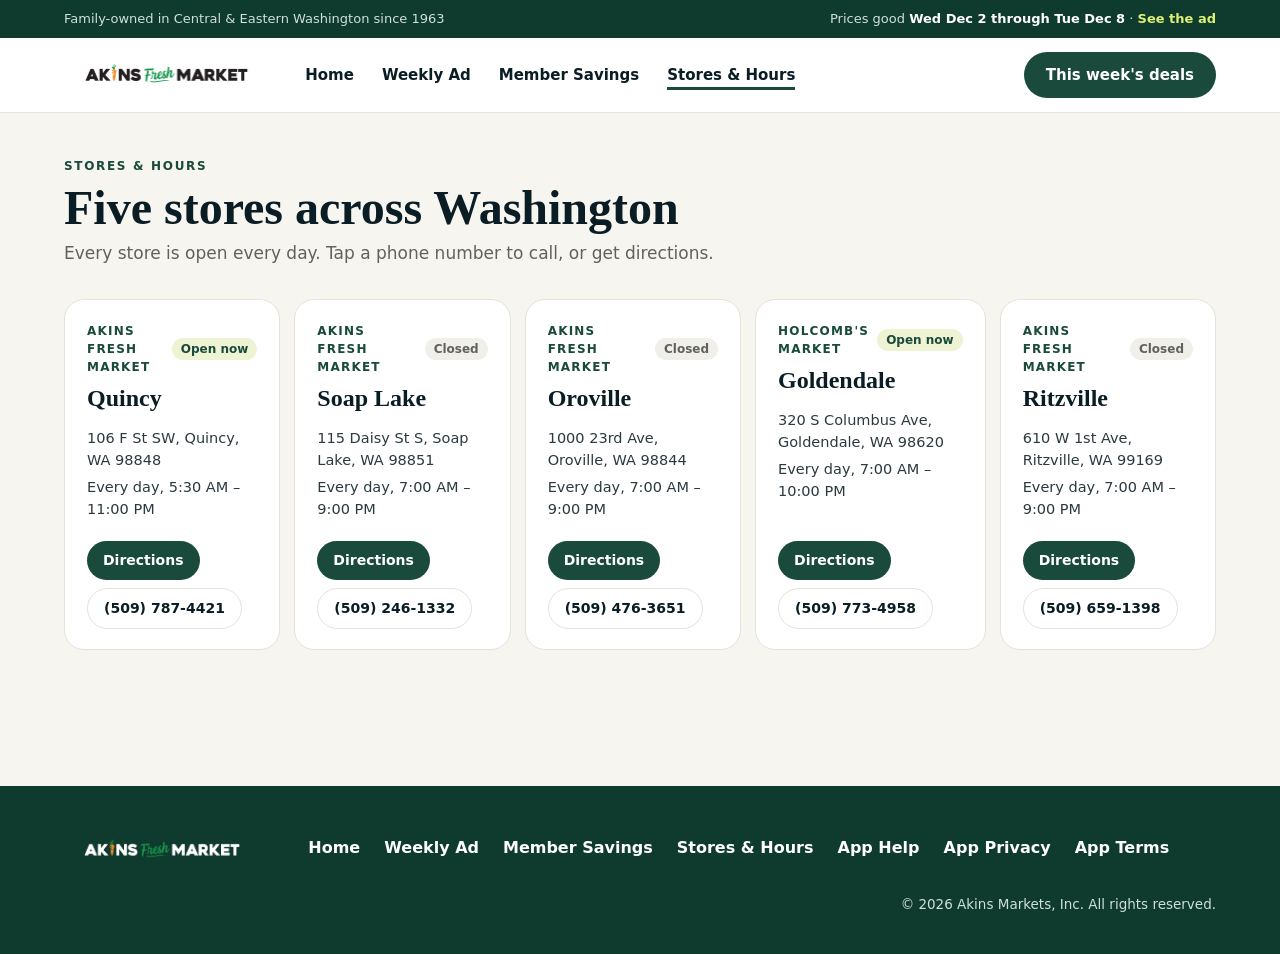
<file: locations.html>
<!DOCTYPE html>
<html lang="en">
<head>
  <meta charset="UTF-8">
  <meta name="viewport" content="width=device-width, initial-scale=1.0">
  <title>Store Hours, Addresses &amp; Phone Numbers — Akins Fresh Market</title>
  <meta name="description" content="Hours, addresses and phone numbers for all five stores: Akins Fresh Market in Quincy, Soap Lake, Oroville and Ritzville, and Holcomb&#x27;s Market in Goldendale, Washington.">
  <meta name="theme-color" content="#194a3b">
  <meta http-equiv="Content-Security-Policy" content="default-src 'self'; script-src 'self' 'unsafe-inline'; style-src 'self' 'unsafe-inline' https://fonts.googleapis.com; font-src https://fonts.gstatic.com; img-src 'self' data:; ">
  <link rel="icon" href="/favicon.ico" sizes="48x48">
  <link rel="icon" href="/favicon.svg" type="image/svg+xml">
  <link rel="apple-touch-icon" href="/apple-touch-icon.png">
  <link rel="manifest" href="/site.webmanifest">
  <link rel="preconnect" href="https://fonts.googleapis.com">
  <link rel="preconnect" href="https://fonts.gstatic.com" crossorigin>
  <link href="https://fonts.googleapis.com/css2?family=Figtree:wght@400;500;600;700;800&family=Fraunces:opsz,wght@9..144,500;9..144,600&display=swap" rel="stylesheet">
  <link rel="stylesheet" href="styles.css">
  <link rel="canonical" href="https://akinsmarket.com/locations.html">
  <meta property="og:type" content="website">
  <meta property="og:site_name" content="Akins Fresh Market">
  <meta property="og:title" content="Store Hours, Addresses &amp; Phone Numbers — Akins Fresh Market">
  <meta property="og:description" content="Hours, addresses and phone numbers for all five stores: Akins Fresh Market in Quincy, Soap Lake, Oroville and Ritzville, and Holcomb&#x27;s Market in Goldendale, Washington.">
  <meta property="og:url" content="https://akinsmarket.com/locations.html">
  <meta property="og:image" content="https://akinsmarket.com/og-image.png">
  <meta property="og:image:width" content="1200">
  <meta property="og:image:height" content="630">
  <meta property="og:image:alt" content="Akins Fresh Market carrot logo on green">
  <meta name="twitter:card" content="summary_large_image">
  <meta name="twitter:title" content="Store Hours, Addresses &amp; Phone Numbers — Akins Fresh Market">
  <meta name="twitter:description" content="Hours, addresses and phone numbers for all five stores: Akins Fresh Market in Quincy, Soap Lake, Oroville and Ritzville, and Holcomb&#x27;s Market in Goldendale, Washington.">
  <meta name="twitter:image" content="https://akinsmarket.com/og-image.png">
  <script type="application/ld+json">
{
  "@context": "https://schema.org",
  "@type": "GroceryStore",
  "name": "Akins Fresh Market Quincy",
  "parentOrganization": {
    "@id": "https://akinsmarket.com/#organization"
  },
  "url": "https://akinsmarket.com/locations.html",
  "telephone": "(509) 787-4421",
  "address": {
    "@type": "PostalAddress",
    "streetAddress": "106 F St SW",
    "addressLocality": "Quincy",
    "addressRegion": "WA",
    "postalCode": "98848"
  },
  "openingHoursSpecification": [
    {
      "@type": "OpeningHoursSpecification",
      "dayOfWeek": [
        "Monday",
        "Tuesday",
        "Wednesday",
        "Thursday",
        "Friday",
        "Saturday",
        "Sunday"
      ],
      "opens": "05:30",
      "closes": "23:00"
    }
  ]
}
  </script>
  <script type="application/ld+json">
{
  "@context": "https://schema.org",
  "@type": "GroceryStore",
  "name": "Akins Fresh Market Soap Lake",
  "parentOrganization": {
    "@id": "https://akinsmarket.com/#organization"
  },
  "url": "https://akinsmarket.com/locations.html",
  "telephone": "(509) 246-1332",
  "address": {
    "@type": "PostalAddress",
    "streetAddress": "115 Daisy St S",
    "addressLocality": "Soap Lake",
    "addressRegion": "WA",
    "postalCode": "98851"
  },
  "openingHoursSpecification": [
    {
      "@type": "OpeningHoursSpecification",
      "dayOfWeek": [
        "Monday",
        "Tuesday",
        "Wednesday",
        "Thursday",
        "Friday",
        "Saturday",
        "Sunday"
      ],
      "opens": "07:00",
      "closes": "21:00"
    }
  ]
}
  </script>
  <script type="application/ld+json">
{
  "@context": "https://schema.org",
  "@type": "GroceryStore",
  "name": "Akins Fresh Market Oroville",
  "parentOrganization": {
    "@id": "https://akinsmarket.com/#organization"
  },
  "url": "https://akinsmarket.com/locations.html",
  "telephone": "(509) 476-3651",
  "address": {
    "@type": "PostalAddress",
    "streetAddress": "1000 23rd Ave",
    "addressLocality": "Oroville",
    "addressRegion": "WA",
    "postalCode": "98844"
  },
  "openingHoursSpecification": [
    {
      "@type": "OpeningHoursSpecification",
      "dayOfWeek": [
        "Monday",
        "Tuesday",
        "Wednesday",
        "Thursday",
        "Friday",
        "Saturday",
        "Sunday"
      ],
      "opens": "07:00",
      "closes": "21:00"
    }
  ]
}
  </script>
  <script type="application/ld+json">
{
  "@context": "https://schema.org",
  "@type": "GroceryStore",
  "name": "Holcomb's Market",
  "parentOrganization": {
    "@id": "https://akinsmarket.com/#organization"
  },
  "url": "https://akinsmarket.com/locations.html",
  "telephone": "(509) 773-4958",
  "address": {
    "@type": "PostalAddress",
    "streetAddress": "320 S Columbus Ave",
    "addressLocality": "Goldendale",
    "addressRegion": "WA",
    "postalCode": "98620"
  },
  "openingHoursSpecification": [
    {
      "@type": "OpeningHoursSpecification",
      "dayOfWeek": [
        "Monday",
        "Tuesday",
        "Wednesday",
        "Thursday",
        "Friday",
        "Saturday",
        "Sunday"
      ],
      "opens": "07:00",
      "closes": "22:00"
    }
  ]
}
  </script>
  <script type="application/ld+json">
{
  "@context": "https://schema.org",
  "@type": "GroceryStore",
  "name": "Akins Fresh Market Ritzville",
  "parentOrganization": {
    "@id": "https://akinsmarket.com/#organization"
  },
  "url": "https://akinsmarket.com/locations.html",
  "telephone": "(509) 659-1398",
  "address": {
    "@type": "PostalAddress",
    "streetAddress": "610 W 1st Ave",
    "addressLocality": "Ritzville",
    "addressRegion": "WA",
    "postalCode": "99169"
  },
  "openingHoursSpecification": [
    {
      "@type": "OpeningHoursSpecification",
      "dayOfWeek": [
        "Monday",
        "Tuesday",
        "Wednesday",
        "Thursday",
        "Friday",
        "Saturday",
        "Sunday"
      ],
      "opens": "07:00",
      "closes": "21:00"
    }
  ]
}
  </script>
</head>
<body>


  <div class="util">
    <span>Family-owned in Central &amp; Eastern Washington <span class="hide-sm">since 1963</span></span>
    <span>Prices good <b id="utilWeek">Wed Nov 18 through Nov 26</b> &middot; <a href="weekly-ad.html">See the ad</a></span>
  </div>

  <nav class="nav" id="nav">
    <div class="nav-inner">
      <a href="index.html" class="nav-logo"><img src="assets/akins-logo-color.png" alt="Akins Fresh Market"></a>
      <ul class="nav-links" id="navLinks">
        <li><a href="index.html">Home</a></li>
        <li><a href="weekly-ad.html">Weekly Ad</a></li>
        <li><a href="member-savings.html">Member Savings</a></li>
        <li><a href="locations.html" class="active">Stores &amp; Hours</a></li>
      </ul>
      <span class="sp"></span>
      <a href="weekly-ad.html" class="btn main nav-cta">This week's deals</a>
      <button class="mobile-toggle" id="mobileToggle" aria-label="Menu"><span></span><span></span><span></span></button>
    </div>
  </nav>

  <div class="page-header">
    <div class="eyebrow">Stores &amp; hours</div>
    <h1>Five stores across Washington</h1>
    <p>Every store is open every day. Tap a phone number to call, or get directions.</p>
  </div>

  <section class="section">
    <div class="section-inner">
    <div class="stores-grid">
      <div class="store-card" data-open="5:30" data-close="23:00">
        <div class="top"><div class="banner">Akins Fresh Market</div><span class="chip-open"></span></div>
        <h3>Quincy</h3>
        <div class="store-detail"><span class="lbl">Where</span><span>106 F St SW, Quincy, WA 98848</span></div>
        <div class="store-detail"><span class="lbl">Hours</span><span>Every day, 5:30 AM &ndash; 11:00 PM</span></div>
        <div class="store-actions">
          <a class="btn main" href="https://maps.google.com/?q=106+F+St+SW+Quincy+WA+98848" target="_blank" rel="noopener">Directions</a>
          <a class="btn ghost" href="tel:+15097874421">(509) 787-4421</a>
        </div>
      </div>
      <div class="store-card" data-open="7:00" data-close="21:00">
        <div class="top"><div class="banner">Akins Fresh Market</div><span class="chip-open"></span></div>
        <h3>Soap Lake</h3>
        <div class="store-detail"><span class="lbl">Where</span><span>115 Daisy St S, Soap Lake, WA 98851</span></div>
        <div class="store-detail"><span class="lbl">Hours</span><span>Every day, 7:00 AM &ndash; 9:00 PM</span></div>
        <div class="store-actions">
          <a class="btn main" href="https://maps.google.com/?q=115+Daisy+St+S+Soap+Lake+WA+98851" target="_blank" rel="noopener">Directions</a>
          <a class="btn ghost" href="tel:+15092461332">(509) 246-1332</a>
        </div>
      </div>
      <div class="store-card" data-open="7:00" data-close="21:00">
        <div class="top"><div class="banner">Akins Fresh Market</div><span class="chip-open"></span></div>
        <h3>Oroville</h3>
        <div class="store-detail"><span class="lbl">Where</span><span>1000 23rd Ave, Oroville, WA 98844</span></div>
        <div class="store-detail"><span class="lbl">Hours</span><span>Every day, 7:00 AM &ndash; 9:00 PM</span></div>
        <div class="store-actions">
          <a class="btn main" href="https://maps.google.com/?q=1000+23rd+Ave+Oroville+WA+98844" target="_blank" rel="noopener">Directions</a>
          <a class="btn ghost" href="tel:+15094763651">(509) 476-3651</a>
        </div>
      </div>
      <div class="store-card" data-open="7:00" data-close="22:00">
        <div class="top"><div class="banner">Holcomb's Market</div><span class="chip-open"></span></div>
        <h3>Goldendale</h3>
        <div class="store-detail"><span class="lbl">Where</span><span>320 S Columbus Ave, Goldendale, WA 98620</span></div>
        <div class="store-detail"><span class="lbl">Hours</span><span>Every day, 7:00 AM &ndash; 10:00 PM</span></div>
        <div class="store-actions">
          <a class="btn main" href="https://maps.google.com/?q=320+S+Columbus+Ave+Goldendale+WA+98620" target="_blank" rel="noopener">Directions</a>
          <a class="btn ghost" href="tel:+15097734958">(509) 773-4958</a>
        </div>
      </div>
      <div class="store-card" data-open="7:00" data-close="21:00">
        <div class="top"><div class="banner">Akins Fresh Market</div><span class="chip-open"></span></div>
        <h3>Ritzville</h3>
        <div class="store-detail"><span class="lbl">Where</span><span>610 W 1st Ave, Ritzville, WA 99169</span></div>
        <div class="store-detail"><span class="lbl">Hours</span><span>Every day, 7:00 AM &ndash; 9:00 PM</span></div>
        <div class="store-actions">
          <a class="btn main" href="https://maps.google.com/?q=610+W+1st+Ave+Ritzville+WA+99169" target="_blank" rel="noopener">Directions</a>
          <a class="btn ghost" href="tel:+15096591398">(509) 659-1398</a>
        </div>
      </div>
    </div>
    </div>
  </section>

  <footer class="footer">
    <div class="footer-inner">
      <div class="footer-logo"><img src="assets/akins-logo-white.png" alt="Akins Fresh Market"></div>
      <ul class="footer-links">
        <li><a href="index.html">Home</a></li>
        <li><a href="weekly-ad.html">Weekly Ad</a></li>
        <li><a href="member-savings.html">Member Savings</a></li>
        <li><a href="locations.html">Stores &amp; Hours</a></li>
        <li><a href="app-support.html">App Help</a></li>
        <li><a href="app-privacy.html">App Privacy</a></li>
        <li><a href="app-terms.html">App Terms</a></li>
      </ul>
      <div class="footer-text">&copy; 2026 Akins Markets, Inc. All rights reserved.</div>
    </div>
  </footer>

  <script src="site.js"></script>
</body>
</html>
</file>
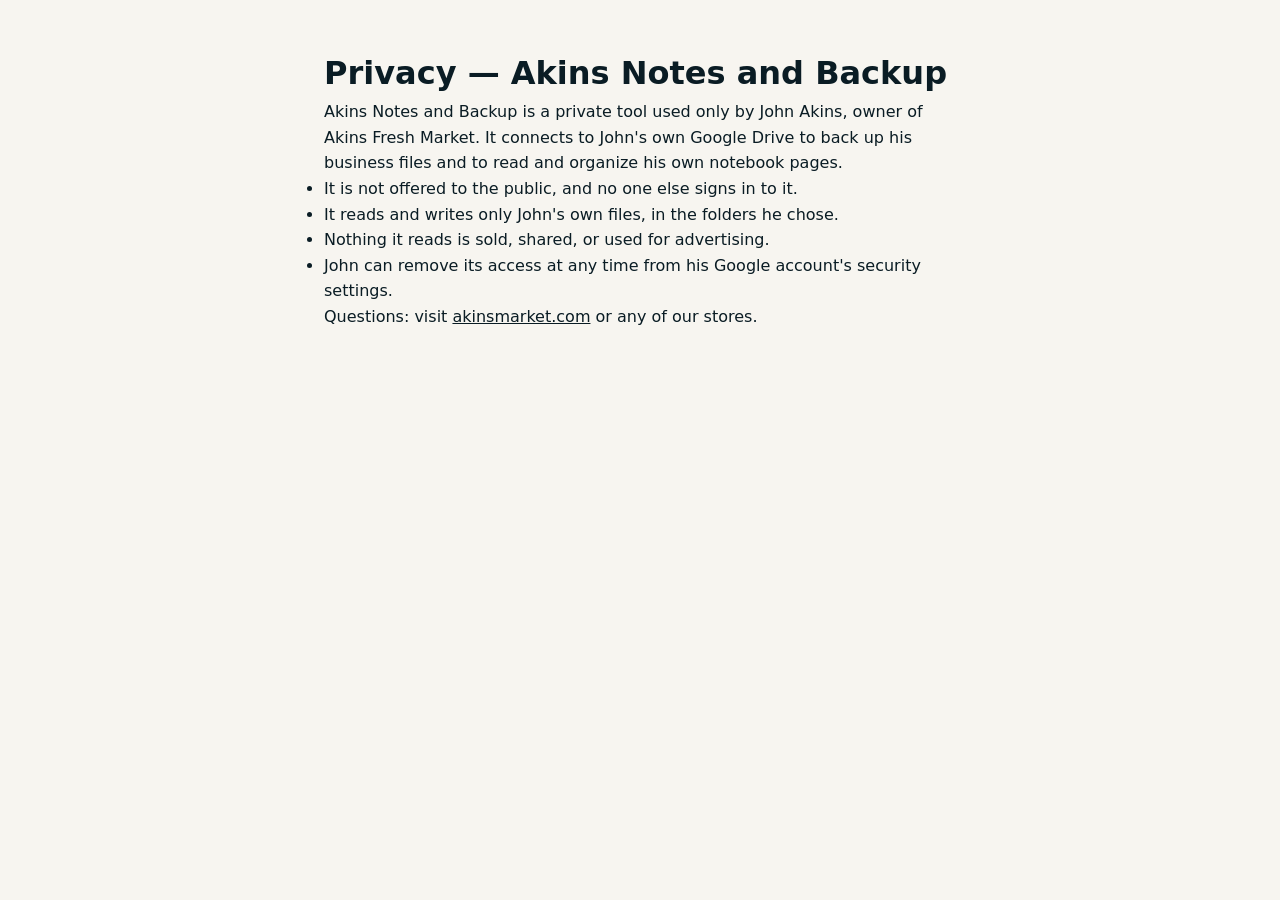
<file: privacy.html>
<!DOCTYPE html>
<html lang="en">
<head>
  <meta charset="UTF-8">
  <meta name="viewport" content="width=device-width, initial-scale=1.0">
  <title>Privacy — Akins Notes and Backup</title>
  <meta name="robots" content="noindex">
  <meta name="theme-color" content="#194a3b">
  <meta http-equiv="Content-Security-Policy" content="default-src 'self'; style-src 'self' 'unsafe-inline' https://fonts.googleapis.com; font-src https://fonts.gstatic.com; img-src 'self' data:;">
  <link rel="icon" href="/favicon.ico" sizes="48x48">
  <link rel="stylesheet" href="styles.css">
  <link rel="canonical" href="https://akinsmarket.com/privacy.html">
</head>
<body>
  <main style="max-width:42rem;margin:3rem auto;padding:0 1.25rem;line-height:1.6">
    <h1>Privacy — Akins Notes and Backup</h1>
    <p>Akins Notes and Backup is a private tool used only by John Akins, owner of Akins Fresh Market.
       It connects to John's own Google Drive to back up his business files and to read and organize
       his own notebook pages.</p>
    <ul>
      <li>It is not offered to the public, and no one else signs in to it.</li>
      <li>It reads and writes only John's own files, in the folders he chose.</li>
      <li>Nothing it reads is sold, shared, or used for advertising.</li>
      <li>John can remove its access at any time from his Google account's security settings.</li>
    </ul>
    <p>Questions: visit <a href="/">akinsmarket.com</a> or any of our stores.</p>
  </main>
</body>
</html>
</file>
<file: styles.css>
/* Akins Fresh Market — look borrowed from the WebDIGI design (ecrs-customer-app/website/site.css):
   deep green + lime, warm cream ground, Fraunces headings, Figtree body, pill buttons. */
*, *::before, *::after { margin: 0; padding: 0; box-sizing: border-box; }

:root {
  --main: #194a3b;
  --main2: #0f3a2e;
  --hi: #DCF073;
  --sale: #C93A2B;
  --bg: #F7F5F0;
  --card: #fff;
  --ink: #0a1c24;
  --muted: #5f625f;
  --line: #E6E2D9;
  --pad: clamp(16px, 5vw, 64px);
}

html { scroll-behavior: smooth; }
body { font-family: Figtree, "Avenir Next", system-ui, sans-serif; color: var(--ink); background: var(--bg); line-height: 1.5; -webkit-font-smoothing: antialiased; }
img { max-width: 100%; display: block; }
[hidden] { display: none !important; }
a { color: inherit; }
button, select { font: inherit; color: inherit; }
.serif { font-family: Fraunces, Georgia, serif; }

/* Utility strip */
.util { background: var(--main2); color: #cfe0d8; font-size: 13px; display: flex; justify-content: space-between; gap: 16px; padding: 9px var(--pad); flex-wrap: wrap; }
.util b { color: #fff; font-weight: 600; }
.util a { color: var(--hi); text-decoration: none; font-weight: 600; }

/* Header */
.nav { background: var(--card); border-bottom: 1px solid var(--line); position: sticky; top: 0; z-index: 20; }
.nav-inner { display: flex; align-items: center; gap: 36px; padding: 14px var(--pad); max-width: 1440px; margin: 0 auto; }
.nav-logo { flex: 0 0 auto; }
.nav-logo img { height: 46px; width: auto; max-width: none; }
.nav-links { display: flex; gap: 28px; list-style: none; font-weight: 600; font-size: 15px; }
.nav-links a { text-decoration: none; padding: 6px 0; white-space: nowrap; }
.nav-links a.active { box-shadow: inset 0 -3px 0 var(--main); }
.nav-links a:hover { color: var(--main); }
.nav .sp { flex: 1; }
.mobile-toggle { display: none; background: none; border: 0; cursor: pointer; padding: 8px; }
.mobile-toggle span { display: block; width: 22px; height: 2px; background: var(--ink); margin: 5px 0; transition: transform .2s, opacity .2s; }
.mobile-toggle.open span:nth-child(1) { transform: translateY(7px) rotate(45deg); }
.mobile-toggle.open span:nth-child(2) { opacity: 0; }
.mobile-toggle.open span:nth-child(3) { transform: translateY(-7px) rotate(-45deg); }

/* Buttons */
.btn { border-radius: 999px; padding: 12px 22px; font-weight: 700; font-size: 15px; border: 0; display: inline-flex; gap: 8px; align-items: center; text-decoration: none; white-space: nowrap; cursor: pointer; transition: transform .15s, background .15s; }
.btn:hover { transform: translateY(-1px); }
.btn.main { background: var(--main); color: #fff; }
.btn.hi { background: var(--hi); color: var(--main2); }
.btn.ghost { border: 1.5px solid var(--line); color: var(--ink); background: var(--card); }
.btn.ghost-dark { border: 1.5px solid #4d7c6b; color: #fff; background: transparent; }
.btn:disabled { opacity: .45; cursor: default; transform: none; }

/* Layout */
.wrap { max-width: 1440px; margin: 0 auto; padding: 0 var(--pad); }
.eyebrow { font-size: 12px; letter-spacing: .14em; text-transform: uppercase; font-weight: 700; color: var(--main); }
.sechd { display: flex; align-items: end; justify-content: space-between; gap: 16px; margin: 56px 0 18px; flex-wrap: wrap; }
h2.s { font-family: Fraunces, Georgia, serif; font-weight: 600; font-size: clamp(26px, 3vw, 32px); line-height: 1.1; }
.asof { font-size: 14px; color: var(--muted); }

/* Hero */
.hero { margin-top: 28px; border-radius: 24px; overflow: hidden; color: #fff; display: grid; grid-template-columns: 1.15fr .85fr; align-items: center; gap: 24px;
  background: radial-gradient(ellipse at 15% 25%, #2f6b56 0, transparent 55%), linear-gradient(110deg, #0f3a2e, #1d4a3c); }
.hero .ht { padding: clamp(28px, 4vw, 56px); }
.hero .eyebrow { color: var(--hi); }
.hero h1 { font-family: Fraunces, Georgia, serif; font-weight: 500; font-size: clamp(34px, 4.6vw, 56px); line-height: 1.04; margin: 12px 0 14px; }
.hero p { color: #dfe9e4; font-size: 17px; max-width: 46ch; margin-bottom: 24px; }
.hero .acts { display: flex; gap: 12px; flex-wrap: wrap; }
.adpeek { align-self: stretch; display: flex; align-items: center; justify-content: center; padding: 28px 28px 0; position: relative; min-height: 320px; }
.adpeek a { display: block; width: min(340px, 100%); transform: rotate(2deg) translateY(16px); border-radius: 14px 14px 0 0; overflow: hidden; background: #fff; box-shadow: 0 18px 50px rgba(0,0,0,.35); transition: transform .25s; text-decoration: none; }
.adpeek a:hover { transform: rotate(0deg) translateY(4px); }
.adpeek canvas { display: block; width: 100%; height: auto; }
.adpeek .ph { aspect-ratio: 8.5/11; display: grid; place-items: center; color: var(--main); font-weight: 700; background: #f1efe9; }
.adpeek .tag { position: absolute; top: 18px; right: 22px; background: var(--hi); color: var(--main2); font-weight: 800; font-size: 13px; border-radius: 999px; padding: 6px 12px; transform: rotate(4deg); box-shadow: 0 6px 16px rgba(0,0,0,.25); }

/* Quick tiles */
.tiles { display: grid; grid-template-columns: repeat(3, 1fr); gap: 16px; margin-top: 20px; }
.tile { background: var(--card); border: 1px solid var(--line); border-radius: 20px; padding: 22px 24px; text-decoration: none; display: flex; flex-direction: column; gap: 6px; transition: border-color .15s, transform .15s; }
.tile:hover { border-color: var(--main); transform: translateY(-2px); }
.tile .k { width: 38px; height: 38px; border-radius: 50%; background: #eef3d4; color: var(--main); display: grid; place-items: center; font-weight: 800; margin-bottom: 6px; }
.tile b { font-size: 17px; }
.tile span { color: var(--muted); font-size: 14.5px; }

/* Store cards */
.stores-grid { display: grid; grid-template-columns: repeat(auto-fill, minmax(260px, 1fr)); gap: 16px; }
@media (min-width: 1280px) { .stores-grid { grid-template-columns: repeat(5, 1fr); gap: 14px; } .store-card { padding: 20px 18px 18px; } .store-detail .lbl { display: none; } .store-card h3 { font-size: 22px; } }
.store-card { background: var(--card); border: 1px solid var(--line); border-radius: 20px; padding: 22px 22px 20px; display: flex; flex-direction: column; }
.store-card .top { display: flex; justify-content: space-between; align-items: center; gap: 8px; }
.store-card .banner { font-size: 12px; letter-spacing: .1em; text-transform: uppercase; font-weight: 700; color: var(--main); }
.store-card h3 { font-family: Fraunces, Georgia, serif; font-weight: 600; font-size: 24px; margin: 4px 0 12px; }
.store-detail { display: flex; gap: 10px; font-size: 14.5px; margin-bottom: 6px; color: #2c3a3f; }
.store-detail .lbl { width: 46px; flex: 0 0 46px; color: var(--muted); font-size: 12.5px; font-weight: 700; text-transform: uppercase; letter-spacing: .05em; padding-top: 2px; }
.store-actions { display: flex; gap: 8px; margin-top: auto; padding-top: 14px; flex-wrap: wrap; }
.store-actions .btn { padding: 9px 16px; font-size: 14px; }
.chip-open { font-family: Figtree, "Avenir Next", system-ui, sans-serif; display: inline-block; font-size: 12px; font-weight: 700; border-radius: 999px; padding: 2px 9px; white-space: nowrap; letter-spacing: 0; text-transform: none; }
.chip-open.yes { background: #eef3d4; color: var(--main); }
.chip-open.no { background: #f1efe9; color: var(--muted); }

/* Story band */
.story { margin-top: 56px; border-radius: 24px; background: linear-gradient(120deg, var(--main2), var(--main) 60%, #2a664e); color: #fff; padding: clamp(28px, 4vw, 48px); display: grid; grid-template-columns: auto 1fr; gap: 12px 40px; align-items: center; }
.story .yr { font-family: Fraunces, Georgia, serif; font-size: clamp(56px, 8vw, 96px); line-height: 1; color: var(--hi); font-weight: 500; }
.story h2 { font-family: Fraunces, Georgia, serif; font-weight: 600; font-size: clamp(24px, 2.6vw, 30px); line-height: 1.15; margin-bottom: 8px; }
.story p { color: #cfe0d8; font-size: 16px; max-width: 62ch; }

/* Page header (inner pages) */
.page-header { padding: 44px var(--pad) 8px; max-width: 1440px; margin: 0 auto; }
.page-header h1 { font-family: Fraunces, Georgia, serif; font-weight: 600; font-size: clamp(34px, 4vw, 48px); line-height: 1.05; margin-top: 8px; }
.page-header p { color: var(--muted); font-size: 17px; margin-top: 8px; }
.section { padding: 24px 0 64px; }
.section-inner { max-width: 1440px; margin: 0 auto; padding: 0 var(--pad); }

/* Weekly ad viewer */
.ad-frame-wrapper { background: var(--card); border: 1px solid var(--line); border-radius: 24px; overflow: hidden; }
.ad-frame-header { display: flex; align-items: center; gap: 14px 20px; padding: 18px 24px; border-bottom: 1px solid var(--line); flex-wrap: wrap; }
.ad-frame-header h3 { font-family: Fraunces, Georgia, serif; font-weight: 600; font-size: 22px; }
.ad-date { background: #eef3d4; color: var(--main); font-weight: 700; font-size: 13.5px; border-radius: 999px; padding: 4px 12px; }
.ad-store-pick { display: flex; align-items: center; gap: 8px; font-weight: 600; font-size: 14px; }
.ad-store-pick select { border: 1.5px solid var(--line); border-radius: 999px; padding: 8px 14px; background: var(--bg); font-weight: 600; cursor: pointer; }
.ad-frame-actions { display: flex; gap: 8px; margin-left: auto; }
.ad-action-btn { display: inline-flex; align-items: center; gap: 6px; border: 1.5px solid var(--line); border-radius: 999px; padding: 8px 16px; background: var(--card); font-weight: 700; font-size: 14px; cursor: pointer; text-decoration: none; }
.ad-action-btn:hover { border-color: var(--main); color: var(--main); }
.ad-placeholder { padding: 80px 24px; text-align: center; color: var(--muted); }
.ad-placeholder .icon-lg { font-size: 40px; margin-bottom: 12px; }

/* Footer */
.footer { background: var(--main2); color: #cfe0d8; margin-top: 72px; }
.footer-inner { max-width: 1440px; margin: 0 auto; padding: 40px var(--pad); display: flex; gap: 24px 48px; align-items: center; flex-wrap: wrap; }
.footer-logo img { height: 44px; width: auto; }
.footer-links { display: flex; flex-wrap: wrap; gap: 10px 24px; list-style: none; font-weight: 600; }
.footer-links a { text-decoration: none; color: #fff; }
.footer-links a:hover { color: var(--hi); }
.footer-text { margin-left: auto; font-size: 13.5px; }

/* Phone */
@media (max-width: 900px) {
  .hero { grid-template-columns: 1fr; }
  .adpeek { min-height: 0; padding-top: 0; }
  .adpeek a { width: min(280px, 80%); }
  .tiles { grid-template-columns: 1fr; }
  .story { grid-template-columns: 1fr; }
}
@media (max-width: 880px) {
  .nav-inner { gap: 16px; }
  .nav-logo img { height: 38px; }
  .mobile-toggle { display: block; margin-left: auto; }
  .nav .sp, .nav .nav-cta { display: none; }
  .nav-links { display: none; position: absolute; left: 0; right: 0; top: 100%; background: var(--card); flex-direction: column; gap: 0; border-bottom: 1px solid var(--line); padding: 8px var(--pad) 16px; }
  .nav-links.open { display: flex; }
  .nav-links a { display: block; padding: 12px 0; }
  .nav-links a.active { box-shadow: none; color: var(--main); }
  .util .hide-sm { display: none; }
  .ad-frame-actions { margin-left: 0; }
  .footer-text { margin-left: 0; }
}

@media (prefers-reduced-motion: reduce) {
  html { scroll-behavior: auto; }
  .btn, .tile, .adpeek a { transition: none; }
  .btn:hover, .tile:hover { transform: none; }
  .adpeek a, .adpeek a:hover { transform: none; }
}

/* Member-savings link band (weekly ad page) */
.savings-band { display: flex; align-items: center; gap: 14px 20px; flex-wrap: wrap; margin: 8px auto 0; max-width: 1440px; padding: 16px 22px; border-radius: 18px; background: var(--hi); color: var(--main2); text-decoration: none; }
.savings-band .savings-k { font-family: Fraunces, Georgia, serif; font-weight: 600; font-size: 22px; }
.savings-band .savings-t { font-weight: 600; flex: 1 1 220px; }
.savings-band:hover .btn { transform: translateY(-1px); }

/* Shopper app legal and help pages (app-privacy, app-terms, app-support) */
.legal { max-width: 46rem; margin: 0 auto; padding: 0 var(--pad); font-size: 17px; line-height: 1.6; }
.legal h2 { font-family: Fraunces, Georgia, serif; font-weight: 600; font-size: clamp(22px, 2.4vw, 26px); line-height: 1.2; margin: 36px 0 10px; }
.legal h3 { font-size: 17px; font-weight: 700; margin: 20px 0 6px; }
.legal p, .legal ul, .legal ol { margin: 0 0 14px; }
.legal ul, .legal ol { padding-left: 1.3em; }
.legal li { margin-bottom: 6px; }
.legal a { color: var(--main); font-weight: 600; }
.legal .dated { color: var(--muted); font-size: 15px; }
.legal .box { background: var(--card); border: 1px solid var(--line); border-radius: 14px; padding: 16px 20px; margin: 0 0 16px; }
.legal .box p:last-child, .legal .box ul:last-child { margin-bottom: 0; }
.legal table { width: 100%; border-collapse: collapse; margin: 0 0 16px; font-size: 15.5px; background: var(--card); border: 1px solid var(--line); }
.legal th, .legal td { text-align: left; vertical-align: top; padding: 10px 12px; border-bottom: 1px solid var(--line); }
.legal th { background: #efece4; font-weight: 700; }
.legal .phones { list-style: none; padding: 0; }
.legal .phones li { display: flex; justify-content: space-between; gap: 12px; flex-wrap: wrap; padding: 10px 0; border-bottom: 1px solid var(--line); margin: 0; }
@media (max-width: 600px) {
  .legal table, .legal thead, .legal tbody, .legal tr, .legal th, .legal td { display: block; }
  .legal thead { display: none; }
  .legal tr { border-bottom: 1px solid var(--line); padding: 6px 0; }
  .legal td { border: 0; padding: 4px 12px; }
  .legal td:first-child { font-weight: 700; padding-top: 10px; }
}
</file>
